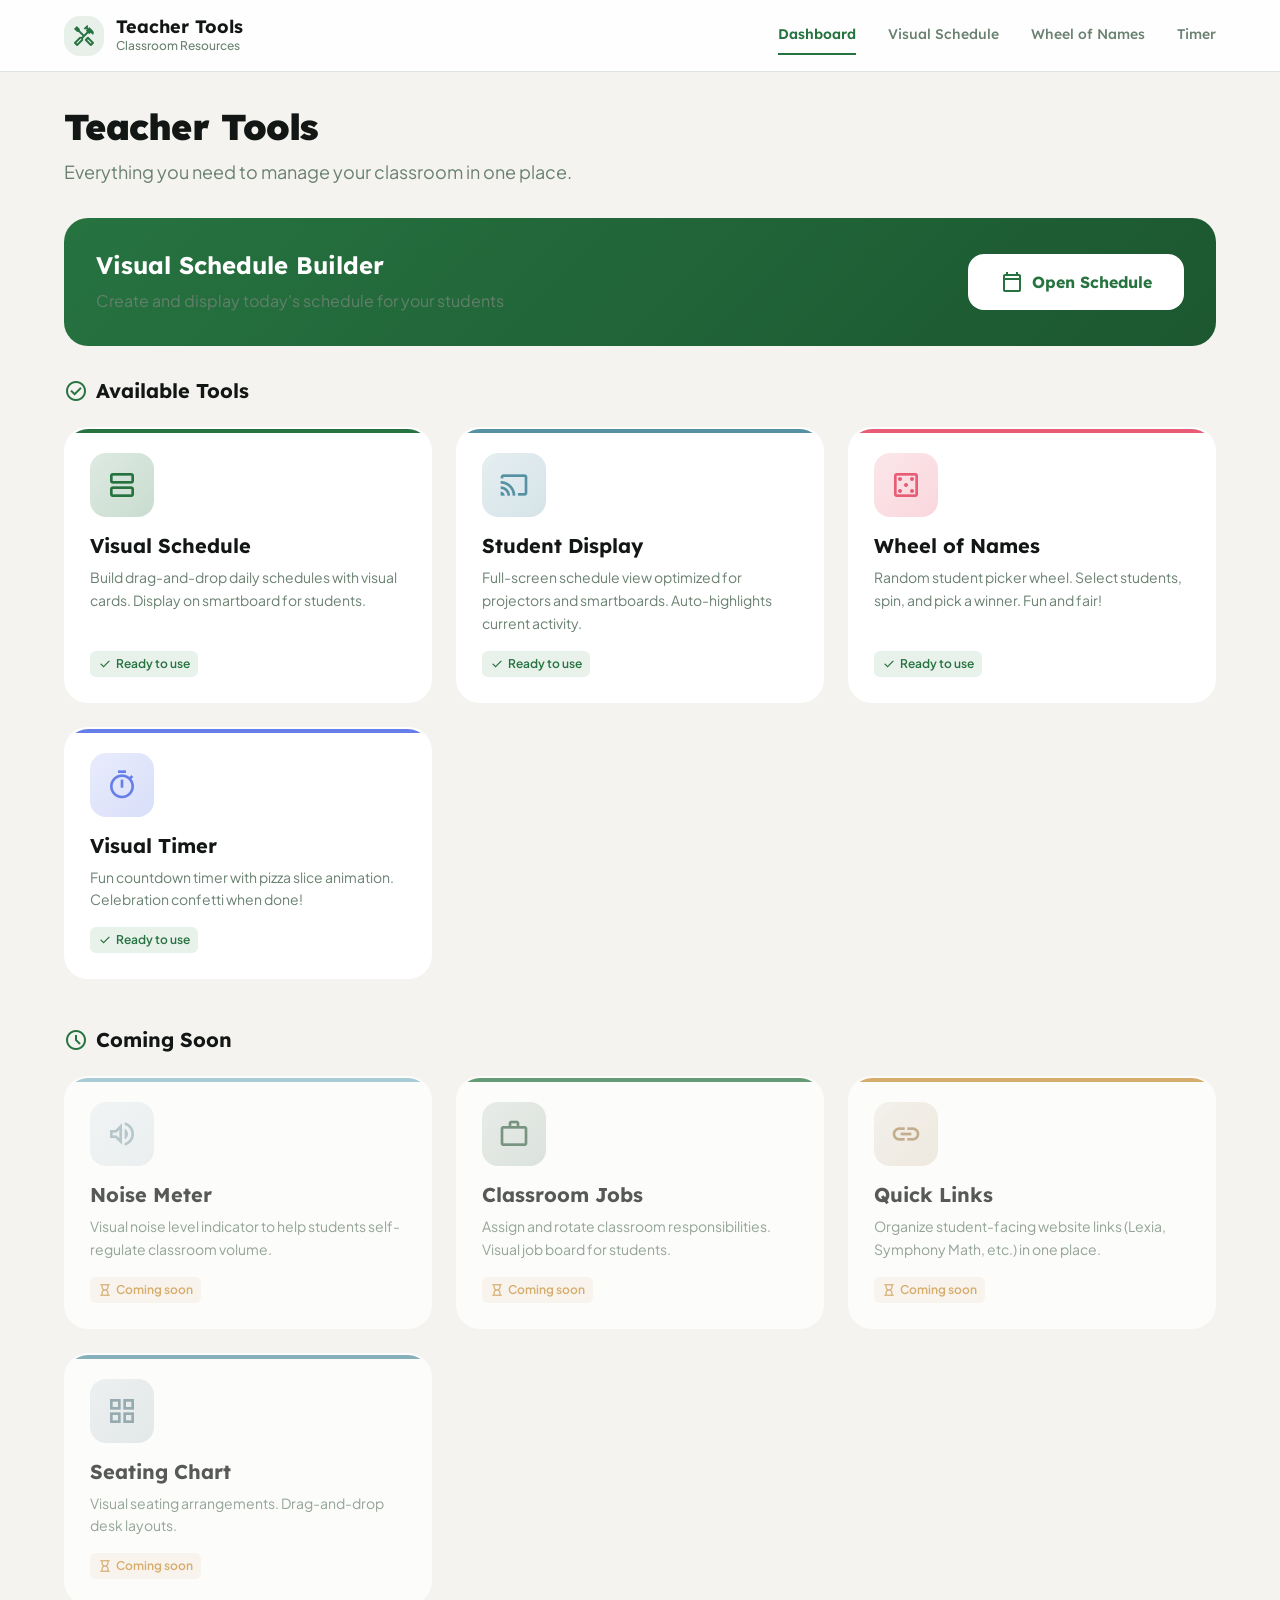
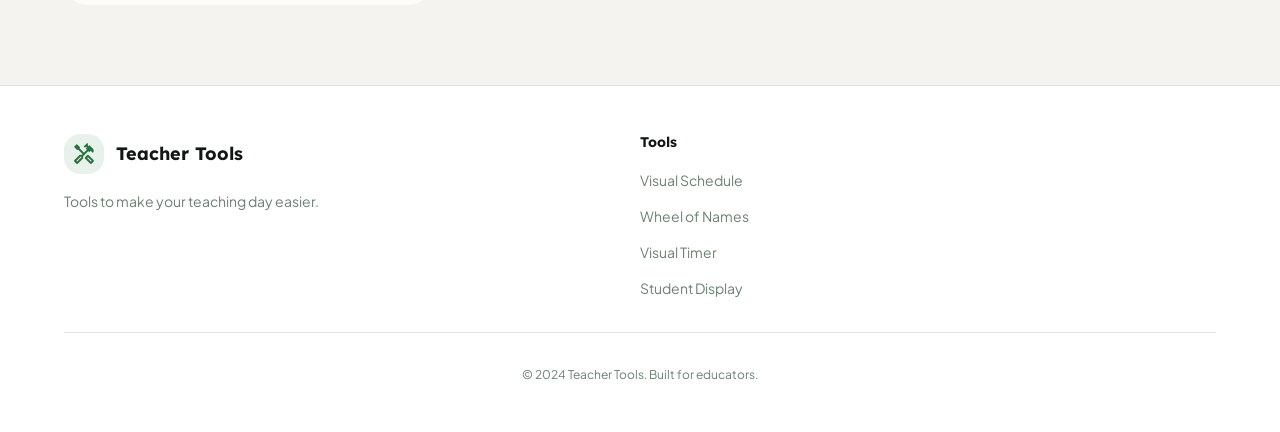
<file: index.html>
<!DOCTYPE html>
<html lang="en">
<head>
    <meta charset="UTF-8">
    <meta name="viewport" content="width=device-width, initial-scale=1.0">
    <title>Teacher Tools - Learning Circle</title>
    <meta name="description" content="Teacher tools and resources for classroom management">

    <!-- Favicon -->
    <link rel="icon" type="image/svg+xml" href="favicon.svg">

    <!-- Fonts -->
    <link rel="preconnect" href="https://fonts.googleapis.com">
    <link rel="preconnect" href="https://fonts.gstatic.com" crossorigin>
    <link href="https://fonts.googleapis.com/css2?family=Lexend:wght@400;500;600;700;800;900&family=Plus+Jakarta+Sans:wght@400;500;600;700&display=swap" rel="stylesheet">
    <link href="https://fonts.googleapis.com/css2?family=Material+Symbols+Outlined:wght@400;500;600&display=swap" rel="stylesheet">

    <!-- Styles -->
    <link rel="stylesheet" href="styles/main.css">

    <style>
        /* Dashboard Layout */
        .dashboard-header {
            margin-bottom: var(--space-8);
        }

        .dashboard-header h1 {
            font-size: var(--text-4xl);
            margin-bottom: var(--space-2);
        }

        .dashboard-header p {
            font-size: var(--text-lg);
            color: var(--color-text-secondary);
        }

        /* Tools Grid */
        .tools-section {
            margin-bottom: var(--space-12);
        }

        .section-title {
            font-size: var(--text-xl);
            font-weight: 700;
            margin-bottom: var(--space-6);
            display: flex;
            align-items: center;
            gap: var(--space-2);
            color: var(--color-text-primary);
        }

        .section-title .material-symbols-outlined {
            color: var(--color-primary);
        }

        .tools-grid {
            display: grid;
            grid-template-columns: repeat(auto-fill, minmax(280px, 1fr));
            gap: var(--space-6);
        }

        /* Tool Card */
        .tool-card {
            background: var(--color-bg-surface);
            border-radius: var(--radius-xl);
            padding: var(--space-6);
            text-decoration: none;
            color: inherit;
            transition: all var(--transition-base);
            border: 2px solid transparent;
            display: flex;
            flex-direction: column;
            position: relative;
            overflow: hidden;
        }

        .tool-card::before {
            content: '';
            position: absolute;
            top: 0;
            left: 0;
            right: 0;
            height: 4px;
            background: var(--tool-color, var(--color-primary));
        }

        .tool-card:hover {
            border-color: var(--tool-color, var(--color-primary));
            transform: translateY(-4px);
            box-shadow: 0 12px 24px rgba(0, 0, 0, 0.1);
        }

        .tool-card:hover .tool-icon {
            transform: scale(1.1);
        }

        .tool-icon {
            width: 64px;
            height: 64px;
            border-radius: var(--radius-lg);
            background: linear-gradient(135deg,
                color-mix(in srgb, var(--tool-color, var(--color-primary)) 15%, white) 0%,
                color-mix(in srgb, var(--tool-color, var(--color-primary)) 25%, white) 100%);
            display: flex;
            align-items: center;
            justify-content: center;
            margin-bottom: var(--space-4);
            transition: transform var(--transition-base);
        }

        .tool-icon .material-symbols-outlined {
            font-size: 32px;
            color: var(--tool-color, var(--color-primary));
        }

        .tool-card h3 {
            font-size: var(--text-xl);
            font-weight: 700;
            margin-bottom: var(--space-2);
        }

        .tool-card p {
            font-size: var(--text-sm);
            color: var(--color-text-secondary);
            flex: 1;
        }

        .tool-status {
            display: inline-flex;
            align-items: center;
            gap: var(--space-1);
            font-size: var(--text-xs);
            font-weight: 600;
            padding: var(--space-1) var(--space-2);
            border-radius: var(--radius-sm);
            margin-top: var(--space-4);
            width: fit-content;
        }

        .tool-status.ready {
            background: var(--color-primary-10);
            color: var(--color-primary);
        }

        .tool-status.coming {
            background: var(--color-ochre-10);
            color: var(--color-ochre);
        }

        /* Quick Access Bar */
        .quick-access {
            background: linear-gradient(135deg, var(--color-primary) 0%, var(--color-primary-dark) 100%);
            border-radius: var(--radius-xl);
            padding: var(--space-8);
            margin-bottom: var(--space-8);
            color: white;
            display: flex;
            align-items: center;
            justify-content: space-between;
            gap: var(--space-6);
            flex-wrap: wrap;
        }

        .quick-access-content h2 {
            font-size: var(--text-2xl);
            margin-bottom: var(--space-2);
            color: white;
        }

        .quick-access-content p {
            opacity: 0.9;
            font-size: var(--text-base);
        }

        .quick-access .btn {
            background: white;
            color: var(--color-primary);
            font-weight: 700;
        }

        .quick-access .btn:hover {
            background: var(--color-bg-base);
            transform: scale(1.05);
        }

        /* Coming Soon Cards */
        .tool-card.coming-soon {
            opacity: 0.7;
            cursor: default;
        }

        .tool-card.coming-soon:hover {
            transform: none;
            border-color: transparent;
            box-shadow: none;
        }

        .tool-card.coming-soon .tool-icon {
            filter: grayscale(50%);
        }

        .tool-card.coming-soon:hover .tool-icon {
            transform: none;
        }
    </style>
</head>
<body>
    <!-- Skip Link -->
    <a href="#main-content" class="skip-link">Skip to main content</a>

    <!-- Header -->
    <header class="site-header">
        <div class="container">
            <a href="index.html" class="site-logo">
                <div class="site-logo-icon">
                    <span class="material-symbols-outlined">handyman</span>
                </div>
                <div class="site-logo-text">
                    <span class="site-logo-name">Teacher Tools</span>
                    <span class="site-logo-subtitle">Classroom Resources</span>
                </div>
            </a>

            <nav class="main-nav" role="navigation" aria-label="Main navigation">
                <a href="index.html" class="nav-link active">Dashboard</a>
                <a href="visualschedule.html" class="nav-link">Visual Schedule</a>
                <a href="wheelofnames.html" class="nav-link">Wheel of Names</a>
                <a href="timer.html" class="nav-link">Timer</a>
            </nav>

            <button class="mobile-menu-btn" aria-label="Open menu" aria-expanded="false">
                <span class="material-symbols-outlined">menu</span>
            </button>
        </div>
    </header>

    <!-- Mobile Navigation -->
    <nav class="mobile-nav" role="navigation" aria-label="Mobile navigation">
        <a href="index.html" class="nav-link active">Dashboard</a>
        <a href="visualschedule.html" class="nav-link">Visual Schedule</a>
        <a href="wheelofnames.html" class="nav-link">Wheel of Names</a>
        <a href="timer.html" class="nav-link">Timer</a>
    </nav>

    <!-- Main Content -->
    <main id="main-content" class="main-content">
        <div class="container">
            <!-- Dashboard Header -->
            <div class="dashboard-header">
                <h1>Teacher Tools</h1>
                <p>Everything you need to manage your classroom in one place.</p>
            </div>

            <!-- Quick Access -->
            <div class="quick-access">
                <div class="quick-access-content">
                    <h2>Visual Schedule Builder</h2>
                    <p>Create and display today's schedule for your students</p>
                </div>
                <a href="visualschedule.html" class="btn btn-lg">
                    <span class="material-symbols-outlined">calendar_today</span>
                    Open Schedule
                </a>
            </div>

            <!-- Available Tools -->
            <section class="tools-section">
                <h2 class="section-title">
                    <span class="material-symbols-outlined">check_circle</span>
                    Available Tools
                </h2>
                <div class="tools-grid">
                    <a href="visualschedule.html" class="tool-card" style="--tool-color: #267340;">
                        <div class="tool-icon">
                            <span class="material-symbols-outlined">view_agenda</span>
                        </div>
                        <h3>Visual Schedule</h3>
                        <p>Build drag-and-drop daily schedules with visual cards. Display on smartboard for students.</p>
                        <span class="tool-status ready">
                            <span class="material-symbols-outlined" style="font-size: 14px;">check</span>
                            Ready to use
                        </span>
                    </a>

                    <a href="display.html" class="tool-card" style="--tool-color: #5691a3;">
                        <div class="tool-icon">
                            <span class="material-symbols-outlined">cast</span>
                        </div>
                        <h3>Student Display</h3>
                        <p>Full-screen schedule view optimized for projectors and smartboards. Auto-highlights current activity.</p>
                        <span class="tool-status ready">
                            <span class="material-symbols-outlined" style="font-size: 14px;">check</span>
                            Ready to use
                        </span>
                    </a>

                    <a href="wheelofnames.html" class="tool-card" style="--tool-color: #e85d75;">
                        <div class="tool-icon">
                            <span class="material-symbols-outlined">casino</span>
                        </div>
                        <h3>Wheel of Names</h3>
                        <p>Random student picker wheel. Select students, spin, and pick a winner. Fun and fair!</p>
                        <span class="tool-status ready">
                            <span class="material-symbols-outlined" style="font-size: 14px;">check</span>
                            Ready to use
                        </span>
                    </a>

                    <a href="timer.html" class="tool-card" style="--tool-color: #667eea;">
                        <div class="tool-icon">
                            <span class="material-symbols-outlined">timer</span>
                        </div>
                        <h3>Visual Timer</h3>
                        <p>Fun countdown timer with pizza slice animation. Celebration confetti when done!</p>
                        <span class="tool-status ready">
                            <span class="material-symbols-outlined" style="font-size: 14px;">check</span>
                            Ready to use
                        </span>
                    </a>
                </div>
            </section>

            <!-- Coming Soon Tools -->
            <section class="tools-section">
                <h2 class="section-title">
                    <span class="material-symbols-outlined">schedule</span>
                    Coming Soon
                </h2>
                <div class="tools-grid">
                    <div class="tool-card coming-soon" style="--tool-color: #87B9C9;">
                        <div class="tool-icon">
                            <span class="material-symbols-outlined">volume_up</span>
                        </div>
                        <h3>Noise Meter</h3>
                        <p>Visual noise level indicator to help students self-regulate classroom volume.</p>
                        <span class="tool-status coming">
                            <span class="material-symbols-outlined" style="font-size: 14px;">hourglass_empty</span>
                            Coming soon
                        </span>
                    </div>

                    <div class="tool-card coming-soon" style="--tool-color: #267340;">
                        <div class="tool-icon">
                            <span class="material-symbols-outlined">work</span>
                        </div>
                        <h3>Classroom Jobs</h3>
                        <p>Assign and rotate classroom responsibilities. Visual job board for students.</p>
                        <span class="tool-status coming">
                            <span class="material-symbols-outlined" style="font-size: 14px;">hourglass_empty</span>
                            Coming soon
                        </span>
                    </div>

                    <div class="tool-card coming-soon" style="--tool-color: #c88d32;">
                        <div class="tool-icon">
                            <span class="material-symbols-outlined">link</span>
                        </div>
                        <h3>Quick Links</h3>
                        <p>Organize student-facing website links (Lexia, Symphony Math, etc.) in one place.</p>
                        <span class="tool-status coming">
                            <span class="material-symbols-outlined" style="font-size: 14px;">hourglass_empty</span>
                            Coming soon
                        </span>
                    </div>

                    <div class="tool-card coming-soon" style="--tool-color: #5691a3;">
                        <div class="tool-icon">
                            <span class="material-symbols-outlined">grid_view</span>
                        </div>
                        <h3>Seating Chart</h3>
                        <p>Visual seating arrangements. Drag-and-drop desk layouts.</p>
                        <span class="tool-status coming">
                            <span class="material-symbols-outlined" style="font-size: 14px;">hourglass_empty</span>
                            Coming soon
                        </span>
                    </div>
                </div>
            </section>
        </div>
    </main>

    <!-- Footer -->
    <footer class="site-footer">
        <div class="container">
            <div class="footer-content">
                <div class="footer-brand">
                    <a href="index.html" class="site-logo">
                        <div class="site-logo-icon">
                            <span class="material-symbols-outlined">handyman</span>
                        </div>
                        <span class="site-logo-name">Teacher Tools</span>
                    </a>
                    <p>Tools to make your teaching day easier.</p>
                </div>

                <div class="footer-section">
                    <h4>Tools</h4>
                    <ul class="footer-links">
                        <li><a href="visualschedule.html">Visual Schedule</a></li>
                        <li><a href="wheelofnames.html">Wheel of Names</a></li>
                        <li><a href="timer.html">Visual Timer</a></li>
                        <li><a href="display.html">Student Display</a></li>
                    </ul>
                </div>
            </div>

            <div class="footer-bottom">
                <p>&copy; 2024 Teacher Tools. Built for educators.</p>
            </div>
        </div>
    </footer>

    <!-- Scripts -->
    <script src="scripts/main.js"></script>
</body>
</html>
</file>
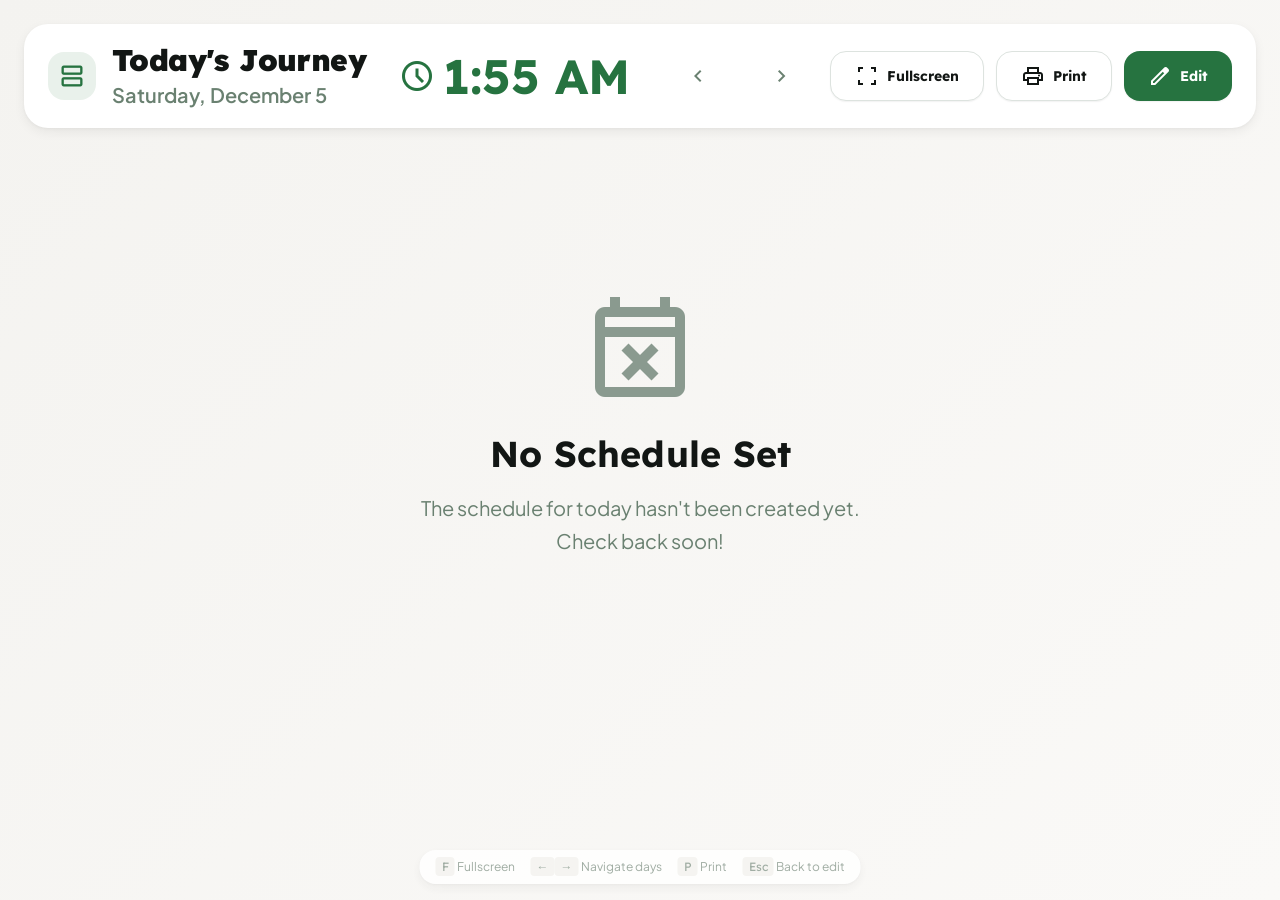
<file: display.html>
<!DOCTYPE html>
<html lang="en">
<head>
    <meta charset="UTF-8">
    <meta name="viewport" content="width=device-width, initial-scale=1.0">
    <title>Student Display - Teacher Tools</title>
    <meta name="description" content="Student view of today's schedule">

    <!-- Favicon -->
    <link rel="icon" type="image/svg+xml" href="favicon.svg">

    <!-- Fonts -->
    <link rel="preconnect" href="https://fonts.googleapis.com">
    <link rel="preconnect" href="https://fonts.gstatic.com" crossorigin>
    <link href="https://fonts.googleapis.com/css2?family=Lexend:wght@400;500;600;700;800;900&family=Plus+Jakarta+Sans:wght@400;500;600;700&display=swap" rel="stylesheet">
    <link href="https://fonts.googleapis.com/css2?family=Material+Symbols+Outlined:wght@400;500;600&display=swap" rel="stylesheet">

    <!-- Styles -->
    <link rel="stylesheet" href="styles/main.css">
    <link rel="stylesheet" href="styles/display.css">

    <style>
        /* Additional display-specific adjustments */
        body {
            background: var(--color-bg-base);
        }
    </style>
</head>
<body>
    <div class="display-mode">
        <!-- Display Header -->
        <header class="display-header">
            <div class="display-title">
                <div class="site-logo-icon" style="width: 48px; height: 48px;">
                    <span class="material-symbols-outlined" style="font-size: 28px;">view_agenda</span>
                </div>
                <div>
                    <h1>Today's Journey</h1>
                    <div class="display-date" id="display-date-label">Loading...</div>
                </div>
            </div>

            <div class="display-clock">
                <span class="material-symbols-outlined">schedule</span>
                <span id="display-clock-time">--:--</span>
            </div>

            <div class="display-actions">
                <button class="btn btn-ghost" id="display-prev-day" title="Previous day (←)">
                    <span class="material-symbols-outlined">chevron_left</span>
                </button>
                <button class="btn btn-ghost" id="display-next-day" title="Next day (→)">
                    <span class="material-symbols-outlined">chevron_right</span>
                </button>
                <button class="btn btn-secondary" id="toggle-fullscreen" title="Fullscreen (F)">
                    <span class="material-symbols-outlined">fullscreen</span>
                    <span>Fullscreen</span>
                </button>
                <button class="btn btn-secondary" id="print-schedule" title="Print (P)">
                    <span class="material-symbols-outlined">print</span>
                    <span>Print</span>
                </button>
                <button class="btn btn-primary" id="back-to-builder" title="Edit mode (Esc)">
                    <span class="material-symbols-outlined">edit</span>
                    <span>Edit</span>
                </button>
            </div>
        </header>

        <!-- Schedule Display -->
        <main id="display-schedule" class="display-schedule">
            <!-- Schedule blocks populated by JS -->
        </main>

        <!-- Keyboard shortcuts hint (shown briefly) -->
        <div class="keyboard-hints" style="
            position: fixed;
            bottom: var(--space-4);
            left: 50%;
            transform: translateX(-50%);
            display: flex;
            gap: var(--space-4);
            padding: var(--space-2) var(--space-4);
            background: var(--color-bg-surface);
            border-radius: var(--radius-lg);
            box-shadow: var(--shadow-md);
            font-size: var(--text-xs);
            color: var(--color-text-muted);
            opacity: 0.8;
        ">
            <span><kbd style="background: var(--color-bg-base); padding: 2px 6px; border-radius: 4px; font-family: var(--font-display);">F</kbd> Fullscreen</span>
            <span><kbd style="background: var(--color-bg-base); padding: 2px 6px; border-radius: 4px; font-family: var(--font-display);">←</kbd><kbd style="background: var(--color-bg-base); padding: 2px 6px; border-radius: 4px; font-family: var(--font-display);">→</kbd> Navigate days</span>
            <span><kbd style="background: var(--color-bg-base); padding: 2px 6px; border-radius: 4px; font-family: var(--font-display);">P</kbd> Print</span>
            <span><kbd style="background: var(--color-bg-base); padding: 2px 6px; border-radius: 4px; font-family: var(--font-display);">Esc</kbd> Back to edit</span>
        </div>
    </div>

    <!-- Scripts -->
    <script src="scripts/main.js"></script>
    <script src="scripts/schedule-data.js"></script>
    <script src="scripts/schedule-display.js"></script>
</body>
</html>
</file>
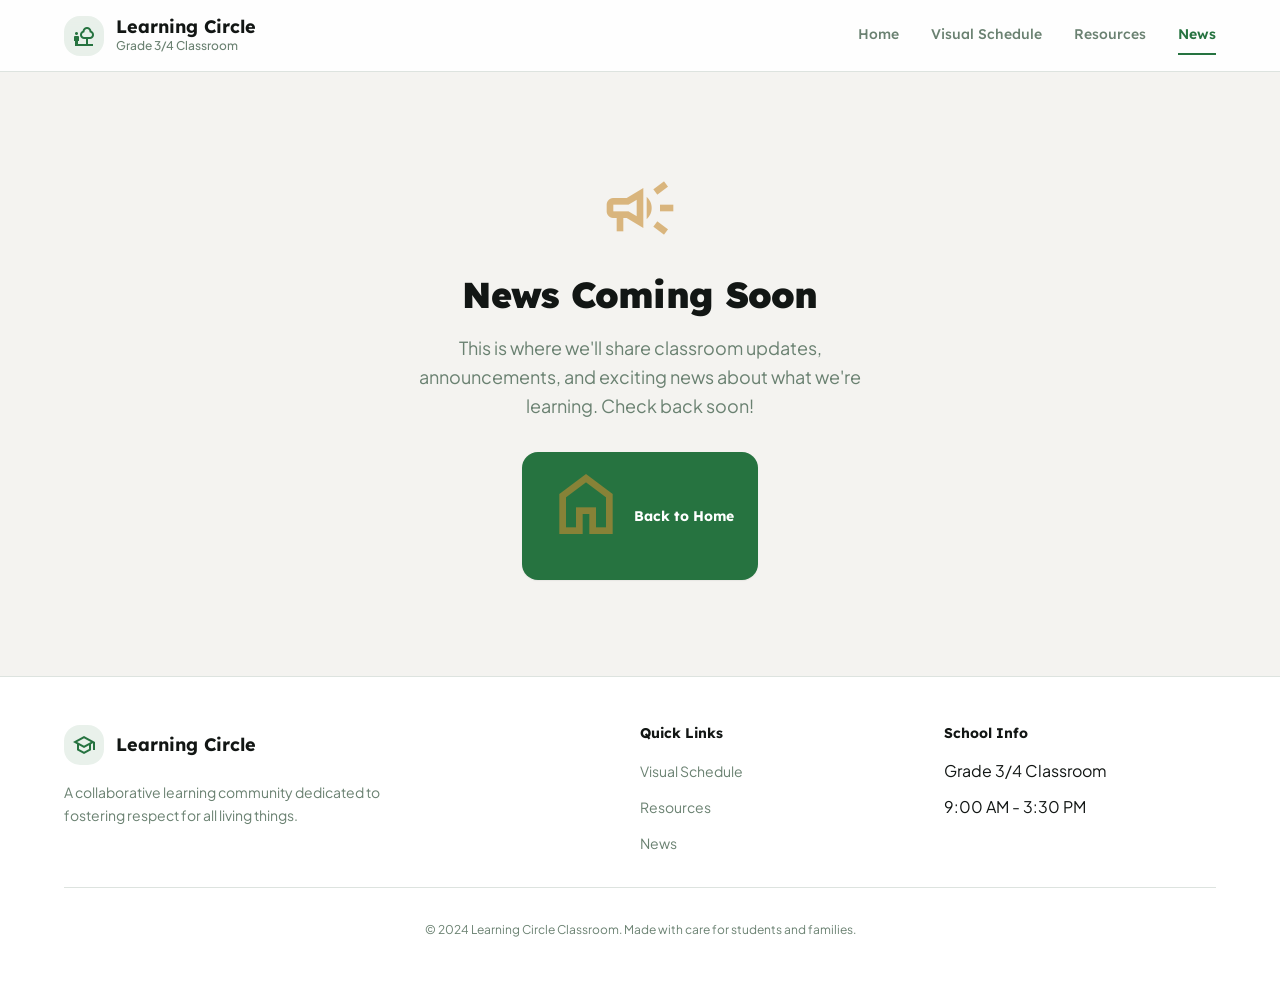
<file: news.html>
<!DOCTYPE html>
<html lang="en">
<head>
    <meta charset="UTF-8">
    <meta name="viewport" content="width=device-width, initial-scale=1.0">
    <title>News - Learning Circle</title>
    <meta name="description" content="Classroom news and updates">

    <!-- Favicon -->
    <link rel="icon" type="image/svg+xml" href="favicon.svg">

    <!-- Fonts -->
    <link rel="preconnect" href="https://fonts.googleapis.com">
    <link rel="preconnect" href="https://fonts.gstatic.com" crossorigin>
    <link href="https://fonts.googleapis.com/css2?family=Lexend:wght@400;500;600;700;800;900&family=Plus+Jakarta+Sans:wght@400;500;600;700&display=swap" rel="stylesheet">
    <link href="https://fonts.googleapis.com/css2?family=Material+Symbols+Outlined:wght@400;500;600&display=swap" rel="stylesheet">

    <!-- Styles -->
    <link rel="stylesheet" href="styles/main.css">

    <style>
        .coming-soon {
            display: flex;
            flex-direction: column;
            align-items: center;
            justify-content: center;
            min-height: 60vh;
            text-align: center;
            padding: var(--space-12);
        }

        .coming-soon .material-symbols-outlined {
            font-size: 80px;
            color: var(--color-ochre);
            margin-bottom: var(--space-6);
            opacity: 0.6;
        }

        .coming-soon h1 {
            font-size: var(--text-4xl);
            margin-bottom: var(--space-4);
        }

        .coming-soon p {
            font-size: var(--text-lg);
            max-width: 480px;
            margin-bottom: var(--space-8);
        }
    </style>
</head>
<body>
    <!-- Skip Link -->
    <a href="#main-content" class="skip-link">Skip to main content</a>

    <!-- Header -->
    <header class="site-header">
        <div class="container">
            <a href="index.html" class="site-logo">
                <div class="site-logo-icon">
                    <span class="material-symbols-outlined">nature_people</span>
                </div>
                <div class="site-logo-text">
                    <span class="site-logo-name">Learning Circle</span>
                    <span class="site-logo-subtitle">Grade 3/4 Classroom</span>
                </div>
            </a>

            <nav class="main-nav" role="navigation" aria-label="Main navigation">
                <a href="index.html" class="nav-link">Home</a>
                <a href="visualschedule.html" class="nav-link">Visual Schedule</a>
                <a href="resources.html" class="nav-link">Resources</a>
                <a href="news.html" class="nav-link active">News</a>
            </nav>

            <button class="mobile-menu-btn" aria-label="Open menu" aria-expanded="false">
                <span class="material-symbols-outlined">menu</span>
            </button>
        </div>
    </header>

    <!-- Mobile Navigation -->
    <nav class="mobile-nav" role="navigation" aria-label="Mobile navigation">
        <a href="index.html" class="nav-link">Home</a>
        <a href="visualschedule.html" class="nav-link">Visual Schedule</a>
        <a href="resources.html" class="nav-link">Resources</a>
        <a href="news.html" class="nav-link active">News</a>
    </nav>

    <!-- Main Content -->
    <main id="main-content" class="main-content">
        <div class="container">
            <div class="coming-soon">
                <span class="material-symbols-outlined">campaign</span>
                <h1>News Coming Soon</h1>
                <p>This is where we'll share classroom updates, announcements, and exciting news about what we're learning. Check back soon!</p>
                <a href="index.html" class="btn btn-primary">
                    <span class="material-symbols-outlined">home</span>
                    Back to Home
                </a>
            </div>
        </div>
    </main>

    <!-- Footer -->
    <footer class="site-footer">
        <div class="container">
            <div class="footer-content">
                <div class="footer-brand">
                    <a href="index.html" class="site-logo">
                        <div class="site-logo-icon">
                            <span class="material-symbols-outlined">school</span>
                        </div>
                        <span class="site-logo-name">Learning Circle</span>
                    </a>
                    <p>A collaborative learning community dedicated to fostering respect for all living things.</p>
                </div>

                <div class="footer-section">
                    <h4>Quick Links</h4>
                    <ul class="footer-links">
                        <li><a href="visualschedule.html">Visual Schedule</a></li>
                        <li><a href="resources.html">Resources</a></li>
                        <li><a href="news.html">News</a></li>
                    </ul>
                </div>

                <div class="footer-section">
                    <h4>School Info</h4>
                    <ul class="footer-links">
                        <li>Grade 3/4 Classroom</li>
                        <li>9:00 AM - 3:30 PM</li>
                    </ul>
                </div>
            </div>

            <div class="footer-bottom">
                <p>&copy; 2024 Learning Circle Classroom. Made with care for students and families.</p>
            </div>
        </div>
    </footer>

    <!-- Scripts -->
    <script src="scripts/main.js"></script>
</body>
</html>
</file>
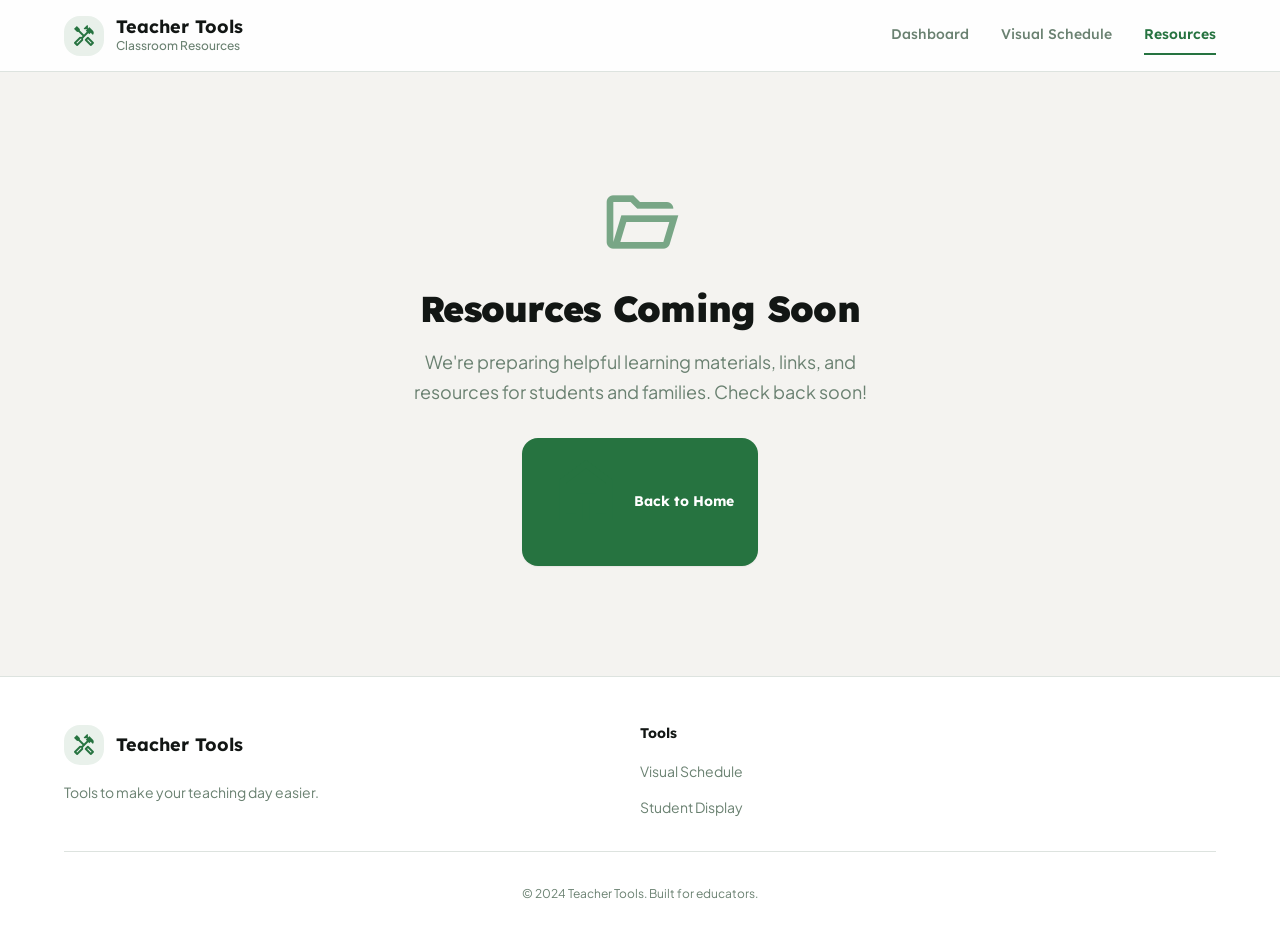
<file: resources.html>
<!DOCTYPE html>
<html lang="en">
<head>
    <meta charset="UTF-8">
    <meta name="viewport" content="width=device-width, initial-scale=1.0">
    <title>Resources - Learning Circle</title>
    <meta name="description" content="Classroom resources and learning materials">

    <!-- Favicon -->
    <link rel="icon" type="image/svg+xml" href="favicon.svg">

    <!-- Fonts -->
    <link rel="preconnect" href="https://fonts.googleapis.com">
    <link rel="preconnect" href="https://fonts.gstatic.com" crossorigin>
    <link href="https://fonts.googleapis.com/css2?family=Lexend:wght@400;500;600;700;800;900&family=Plus+Jakarta+Sans:wght@400;500;600;700&display=swap" rel="stylesheet">
    <link href="https://fonts.googleapis.com/css2?family=Material+Symbols+Outlined:wght@400;500;600&display=swap" rel="stylesheet">

    <!-- Styles -->
    <link rel="stylesheet" href="styles/main.css">

    <style>
        .coming-soon {
            display: flex;
            flex-direction: column;
            align-items: center;
            justify-content: center;
            min-height: 60vh;
            text-align: center;
            padding: var(--space-12);
        }

        .coming-soon .material-symbols-outlined {
            font-size: 80px;
            color: var(--color-primary);
            margin-bottom: var(--space-6);
            opacity: 0.6;
        }

        .coming-soon h1 {
            font-size: var(--text-4xl);
            margin-bottom: var(--space-4);
        }

        .coming-soon p {
            font-size: var(--text-lg);
            max-width: 480px;
            margin-bottom: var(--space-8);
        }
    </style>
</head>
<body>
    <!-- Skip Link -->
    <a href="#main-content" class="skip-link">Skip to main content</a>

    <!-- Header -->
    <header class="site-header">
        <div class="container">
            <a href="index.html" class="site-logo">
                <div class="site-logo-icon">
                    <span class="material-symbols-outlined">handyman</span>
                </div>
                <div class="site-logo-text">
                    <span class="site-logo-name">Teacher Tools</span>
                    <span class="site-logo-subtitle">Classroom Resources</span>
                </div>
            </a>

            <nav class="main-nav" role="navigation" aria-label="Main navigation">
                <a href="index.html" class="nav-link">Dashboard</a>
                <a href="visualschedule.html" class="nav-link">Visual Schedule</a>
                <a href="resources.html" class="nav-link active">Resources</a>
            </nav>

            <button class="mobile-menu-btn" aria-label="Open menu" aria-expanded="false">
                <span class="material-symbols-outlined">menu</span>
            </button>
        </div>
    </header>

    <!-- Mobile Navigation -->
    <nav class="mobile-nav" role="navigation" aria-label="Mobile navigation">
        <a href="index.html" class="nav-link">Dashboard</a>
        <a href="visualschedule.html" class="nav-link">Visual Schedule</a>
        <a href="resources.html" class="nav-link active">Resources</a>
    </nav>

    <!-- Main Content -->
    <main id="main-content" class="main-content">
        <div class="container">
            <div class="coming-soon">
                <span class="material-symbols-outlined">folder_open</span>
                <h1>Resources Coming Soon</h1>
                <p>We're preparing helpful learning materials, links, and resources for students and families. Check back soon!</p>
                <a href="index.html" class="btn btn-primary">
                    <span class="material-symbols-outlined">home</span>
                    Back to Home
                </a>
            </div>
        </div>
    </main>

    <!-- Footer -->
    <footer class="site-footer">
        <div class="container">
            <div class="footer-content">
                <div class="footer-brand">
                    <a href="index.html" class="site-logo">
                        <div class="site-logo-icon">
                            <span class="material-symbols-outlined">handyman</span>
                        </div>
                        <span class="site-logo-name">Teacher Tools</span>
                    </a>
                    <p>Tools to make your teaching day easier.</p>
                </div>

                <div class="footer-section">
                    <h4>Tools</h4>
                    <ul class="footer-links">
                        <li><a href="visualschedule.html">Visual Schedule</a></li>
                        <li><a href="display.html">Student Display</a></li>
                    </ul>
                </div>
            </div>

            <div class="footer-bottom">
                <p>&copy; 2024 Teacher Tools. Built for educators.</p>
            </div>
        </div>
    </footer>

    <!-- Scripts -->
    <script src="scripts/main.js"></script>
</body>
</html>
</file>
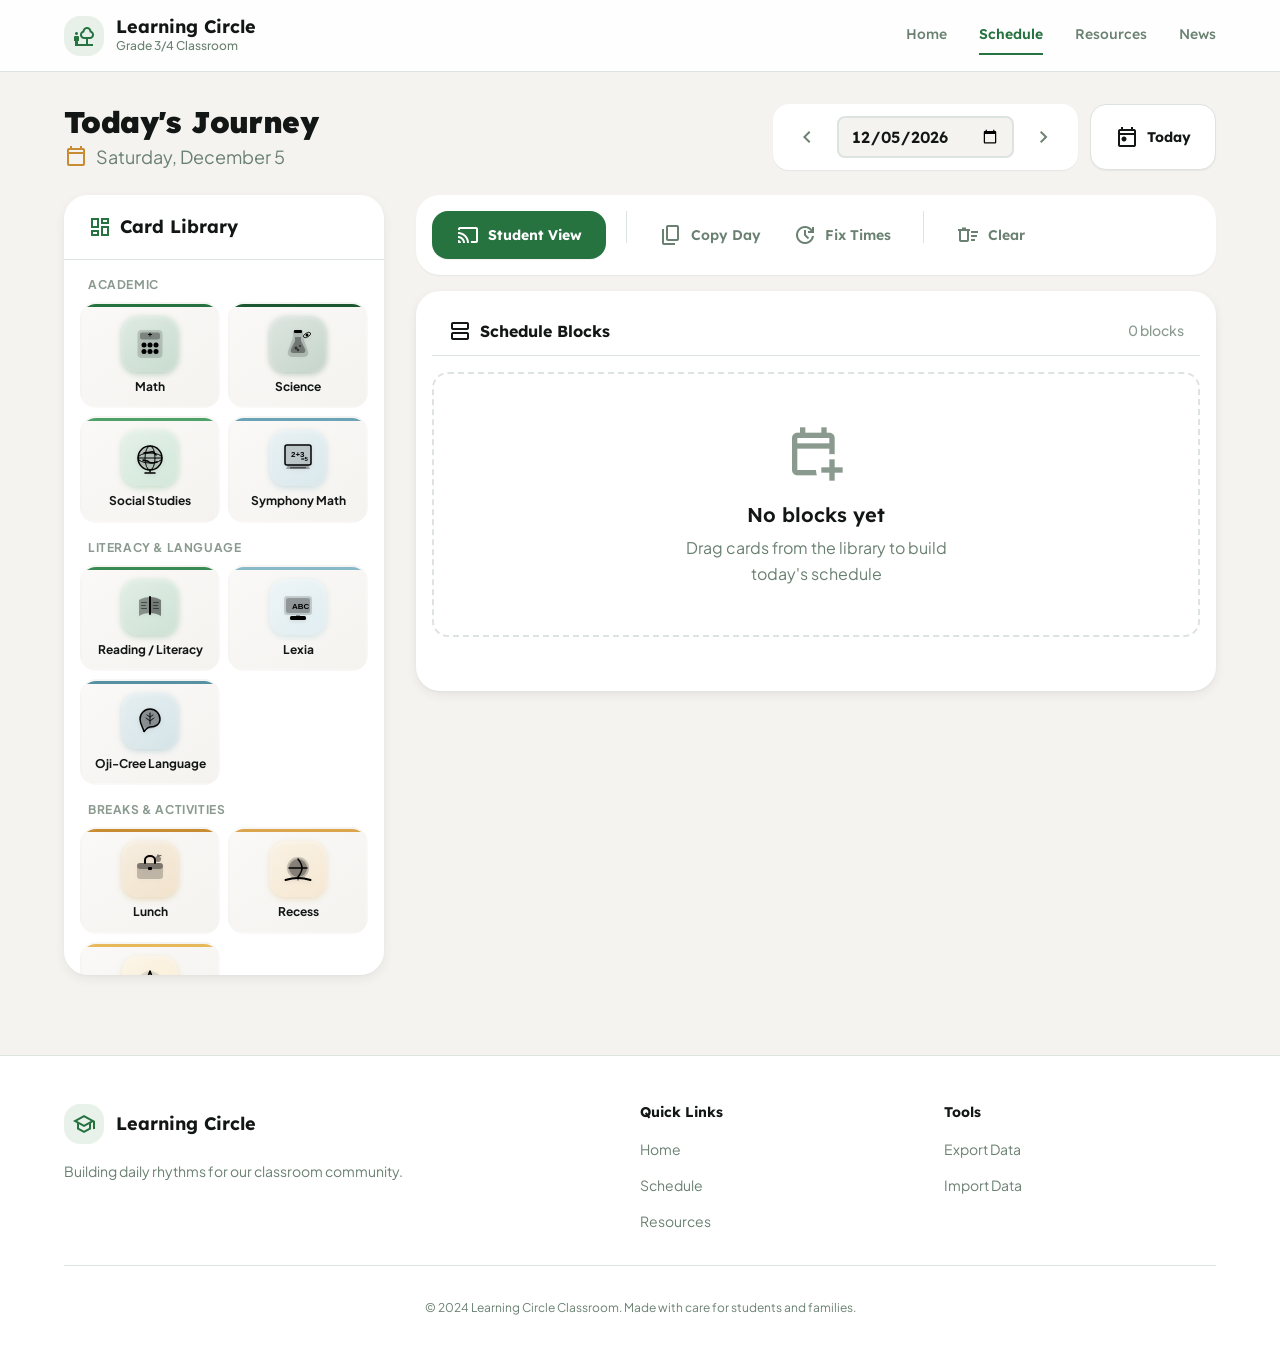
<file: schedule.html>
<!DOCTYPE html>
<html lang="en">
<head>
    <meta charset="UTF-8">
    <meta name="viewport" content="width=device-width, initial-scale=1.0">
    <title>Visual Schedule - Learning Circle</title>
    <meta name="description" content="Daily visual schedule builder for the classroom">

    <!-- Favicon -->
    <link rel="icon" type="image/svg+xml" href="favicon.svg">

    <!-- Fonts -->
    <link rel="preconnect" href="https://fonts.googleapis.com">
    <link rel="preconnect" href="https://fonts.gstatic.com" crossorigin>
    <link href="https://fonts.googleapis.com/css2?family=Lexend:wght@400;500;600;700;800;900&family=Plus+Jakarta+Sans:wght@400;500;600;700&display=swap" rel="stylesheet">
    <link href="https://fonts.googleapis.com/css2?family=Material+Symbols+Outlined:wght@400;500;600&display=swap" rel="stylesheet">

    <!-- Styles -->
    <link rel="stylesheet" href="styles/main.css">
    <link rel="stylesheet" href="styles/schedule.css">
</head>
<body>
    <!-- Skip Link -->
    <a href="#main-content" class="skip-link">Skip to main content</a>

    <!-- Header -->
    <header class="site-header">
        <div class="container">
            <a href="index.html" class="site-logo">
                <div class="site-logo-icon">
                    <span class="material-symbols-outlined">nature_people</span>
                </div>
                <div class="site-logo-text">
                    <span class="site-logo-name">Learning Circle</span>
                    <span class="site-logo-subtitle">Grade 3/4 Classroom</span>
                </div>
            </a>

            <nav class="main-nav" role="navigation" aria-label="Main navigation">
                <a href="index.html" class="nav-link">Home</a>
                <a href="schedule.html" class="nav-link active">Schedule</a>
                <a href="resources.html" class="nav-link">Resources</a>
                <a href="news.html" class="nav-link">News</a>
            </nav>

            <button class="mobile-menu-btn" aria-label="Open menu" aria-expanded="false">
                <span class="material-symbols-outlined">menu</span>
            </button>
        </div>
    </header>

    <!-- Mobile Navigation -->
    <nav class="mobile-nav" role="navigation" aria-label="Mobile navigation">
        <a href="index.html" class="nav-link">Home</a>
        <a href="schedule.html" class="nav-link active">Schedule</a>
        <a href="resources.html" class="nav-link">Resources</a>
        <a href="news.html" class="nav-link">News</a>
    </nav>

    <!-- Main Content -->
    <main id="main-content" class="main-content">
        <div class="container">
            <!-- Page Header -->
            <div class="schedule-header">
                <div>
                    <h1 class="schedule-title">Today's Journey</h1>
                    <p class="schedule-date-info">
                        <span class="material-symbols-outlined">calendar_today</span>
                        <span id="date-label">Loading...</span>
                    </p>
                </div>

                <div class="header-actions">
                    <div class="date-picker-wrapper">
                        <button class="date-nav-btn" id="prev-day" aria-label="Previous day">
                            <span class="material-symbols-outlined">chevron_left</span>
                        </button>
                        <input type="date" id="date-picker" class="date-input" aria-label="Select date">
                        <button class="date-nav-btn" id="next-day" aria-label="Next day">
                            <span class="material-symbols-outlined">chevron_right</span>
                        </button>
                    </div>
                    <button class="btn btn-secondary" id="today-btn">
                        <span class="material-symbols-outlined">today</span>
                        Today
                    </button>
                </div>
            </div>

            <!-- Schedule Page Layout -->
            <div class="schedule-page">
                <!-- Visual Library Sidebar -->
                <aside class="visual-library" aria-label="Visual card library">
                    <div class="library-header">
                        <h3>
                            <span class="material-symbols-outlined">dashboard</span>
                            Card Library
                        </h3>
                    </div>
                    <div class="library-content" id="library-content">
                        <!-- Cards populated by JS -->
                    </div>
                </aside>

                <!-- Schedule Builder -->
                <div class="schedule-builder">
                    <!-- Toolbar -->
                    <div class="builder-toolbar">
                        <div class="toolbar-group">
                            <button class="btn btn-primary" id="display-mode">
                                <span class="material-symbols-outlined">cast</span>
                                Student View
                            </button>
                        </div>

                        <div class="toolbar-divider"></div>

                        <div class="toolbar-group">
                            <button class="toolbar-btn" id="copy-template" title="Copy from another day">
                                <span class="material-symbols-outlined">content_copy</span>
                                <span>Copy Day</span>
                            </button>
                            <button class="toolbar-btn" id="normalize-times" title="Auto-chain block times">
                                <span class="material-symbols-outlined">update</span>
                                <span>Fix Times</span>
                            </button>
                        </div>

                        <div class="toolbar-divider"></div>

                        <div class="toolbar-group">
                            <button class="toolbar-btn danger" id="clear-schedule" title="Clear all blocks">
                                <span class="material-symbols-outlined">delete_sweep</span>
                                <span>Clear</span>
                            </button>
                        </div>
                    </div>

                    <!-- Schedule List -->
                    <div class="schedule-list">
                        <div class="schedule-list-header">
                            <h3>
                                <span class="material-symbols-outlined">view_agenda</span>
                                Schedule Blocks
                            </h3>
                            <span class="block-count" id="block-count">0 blocks</span>
                        </div>
                        <div id="schedule-blocks">
                            <!-- Blocks populated by JS -->
                        </div>
                    </div>
                </div>
            </div>
        </div>
    </main>

    <!-- Footer -->
    <footer class="site-footer">
        <div class="container">
            <div class="footer-content">
                <div class="footer-brand">
                    <a href="index.html" class="site-logo">
                        <div class="site-logo-icon">
                            <span class="material-symbols-outlined">school</span>
                        </div>
                        <span class="site-logo-name">Learning Circle</span>
                    </a>
                    <p>Building daily rhythms for our classroom community.</p>
                </div>

                <div class="footer-section">
                    <h4>Quick Links</h4>
                    <ul class="footer-links">
                        <li><a href="index.html">Home</a></li>
                        <li><a href="schedule.html">Schedule</a></li>
                        <li><a href="resources.html">Resources</a></li>
                    </ul>
                </div>

                <div class="footer-section">
                    <h4>Tools</h4>
                    <ul class="footer-links">
                        <li><a href="#" id="export-data-footer">Export Data</a></li>
                        <li><a href="#" id="import-data-footer">Import Data</a></li>
                    </ul>
                </div>
            </div>

            <div class="footer-bottom">
                <p>&copy; 2024 Learning Circle Classroom. Made with care for students and families.</p>
            </div>
        </div>
    </footer>

    <!-- Custom Card Modal -->
    <div class="modal-overlay" id="custom-card-modal">
        <div class="modal" role="dialog" aria-labelledby="custom-card-title">
            <div class="modal-header">
                <h3 id="custom-card-title">Create Custom Card</h3>
                <button class="modal-close" aria-label="Close">
                    <span class="material-symbols-outlined">close</span>
                </button>
            </div>
            <form id="custom-card-form">
                <div class="modal-body">
                    <div class="form-group">
                        <label for="card-label">Card Name</label>
                        <input type="text"
                               id="card-label"
                               name="label"
                               class="form-input"
                               placeholder="e.g., Assembly, Field Trip..."
                               required>
                    </div>

                    <div class="form-group">
                        <label>Choose an Icon (optional)</label>
                        <div class="icon-picker">
                            <!-- Icons populated by JS -->
                        </div>
                    </div>

                    <div class="form-group">
                        <label>Choose a Color</label>
                        <div class="color-picker">
                            <!-- Colors populated by JS -->
                        </div>
                    </div>
                </div>

                <div class="modal-footer">
                    <button type="button" class="btn btn-ghost modal-close">Cancel</button>
                    <button type="submit" class="btn btn-primary">Create Card</button>
                </div>
            </form>
        </div>
    </div>

    <!-- Template Modal -->
    <div class="modal-overlay" id="template-modal">
        <div class="modal" role="dialog" aria-labelledby="template-title">
            <div class="modal-header">
                <h3 id="template-title">Copy from Another Day</h3>
                <button class="modal-close" aria-label="Close">
                    <span class="material-symbols-outlined">close</span>
                </button>
            </div>
            <div class="modal-body">
                <p style="margin-bottom: var(--space-4); color: var(--color-text-secondary);">
                    Select a previous day to copy its schedule:
                </p>
                <div class="template-list">
                    <!-- Templates populated by JS -->
                </div>
            </div>
            <div class="modal-footer">
                <button type="button" class="btn btn-ghost modal-close">Cancel</button>
            </div>
        </div>
    </div>

    <!-- Import/Export Modal -->
    <div class="modal-overlay" id="import-export-modal">
        <div class="modal" role="dialog" aria-labelledby="import-export-title">
            <div class="modal-header">
                <h3 id="import-export-title">Import / Export Data</h3>
                <button class="modal-close" aria-label="Close">
                    <span class="material-symbols-outlined">close</span>
                </button>
            </div>
            <div class="modal-body">
                <div class="form-group">
                    <label>Export Your Schedules</label>
                    <p style="font-size: var(--text-sm); color: var(--color-text-secondary); margin-bottom: var(--space-3);">
                        Download all your schedules as a JSON file for backup or transfer.
                    </p>
                    <button type="button" class="btn btn-primary" id="export-btn">
                        <span class="material-symbols-outlined">download</span>
                        Export Data
                    </button>
                </div>

                <hr style="border: none; border-top: 1px solid var(--color-border); margin: var(--space-6) 0;">

                <div class="form-group">
                    <label>Import Schedules</label>
                    <p style="font-size: var(--text-sm); color: var(--color-text-secondary); margin-bottom: var(--space-3);">
                        Restore schedules from a previously exported JSON file.
                    </p>
                    <input type="file" id="import-file" accept=".json" style="display: none;">
                    <button type="button" class="btn btn-secondary" id="import-btn">
                        <span class="material-symbols-outlined">upload</span>
                        Import Data
                    </button>
                </div>
            </div>
            <div class="modal-footer">
                <button type="button" class="btn btn-ghost modal-close">Close</button>
            </div>
        </div>
    </div>

    <!-- Scripts -->
    <script src="scripts/main.js"></script>
    <script src="scripts/schedule-data.js"></script>
    <script src="scripts/schedule-builder.js"></script>
    <script>
        // Import/Export handlers
        document.addEventListener('DOMContentLoaded', () => {
            // Open import/export modal
            document.getElementById('export-data-footer')?.addEventListener('click', (e) => {
                e.preventDefault();
                document.getElementById('import-export-modal').classList.add('open');
            });

            document.getElementById('import-data-footer')?.addEventListener('click', (e) => {
                e.preventDefault();
                document.getElementById('import-export-modal').classList.add('open');
            });

            // Export button
            document.getElementById('export-btn')?.addEventListener('click', () => {
                const data = ScheduleData.exportAllData();
                const blob = new Blob([JSON.stringify(data, null, 2)], { type: 'application/json' });
                const url = URL.createObjectURL(blob);
                const a = document.createElement('a');
                a.href = url;
                a.download = `classroom-schedules-${new Date().toISOString().split('T')[0]}.json`;
                a.click();
                URL.revokeObjectURL(url);
                ClassroomApp.Toast.success('Data exported successfully');
            });

            // Import button
            document.getElementById('import-btn')?.addEventListener('click', () => {
                document.getElementById('import-file').click();
            });

            document.getElementById('import-file')?.addEventListener('change', (e) => {
                const file = e.target.files[0];
                if (!file) return;

                const reader = new FileReader();
                reader.onload = (event) => {
                    try {
                        const data = JSON.parse(event.target.result);
                        if (ScheduleData.importData(data)) {
                            ClassroomApp.Toast.success('Data imported successfully');
                            ScheduleBuilder.refresh();
                            document.getElementById('import-export-modal').classList.remove('open');
                        } else {
                            ClassroomApp.Toast.error('Failed to import data');
                        }
                    } catch (err) {
                        ClassroomApp.Toast.error('Invalid file format');
                    }
                };
                reader.readAsText(file);
            });
        });
    </script>
</body>
</html>
</file>
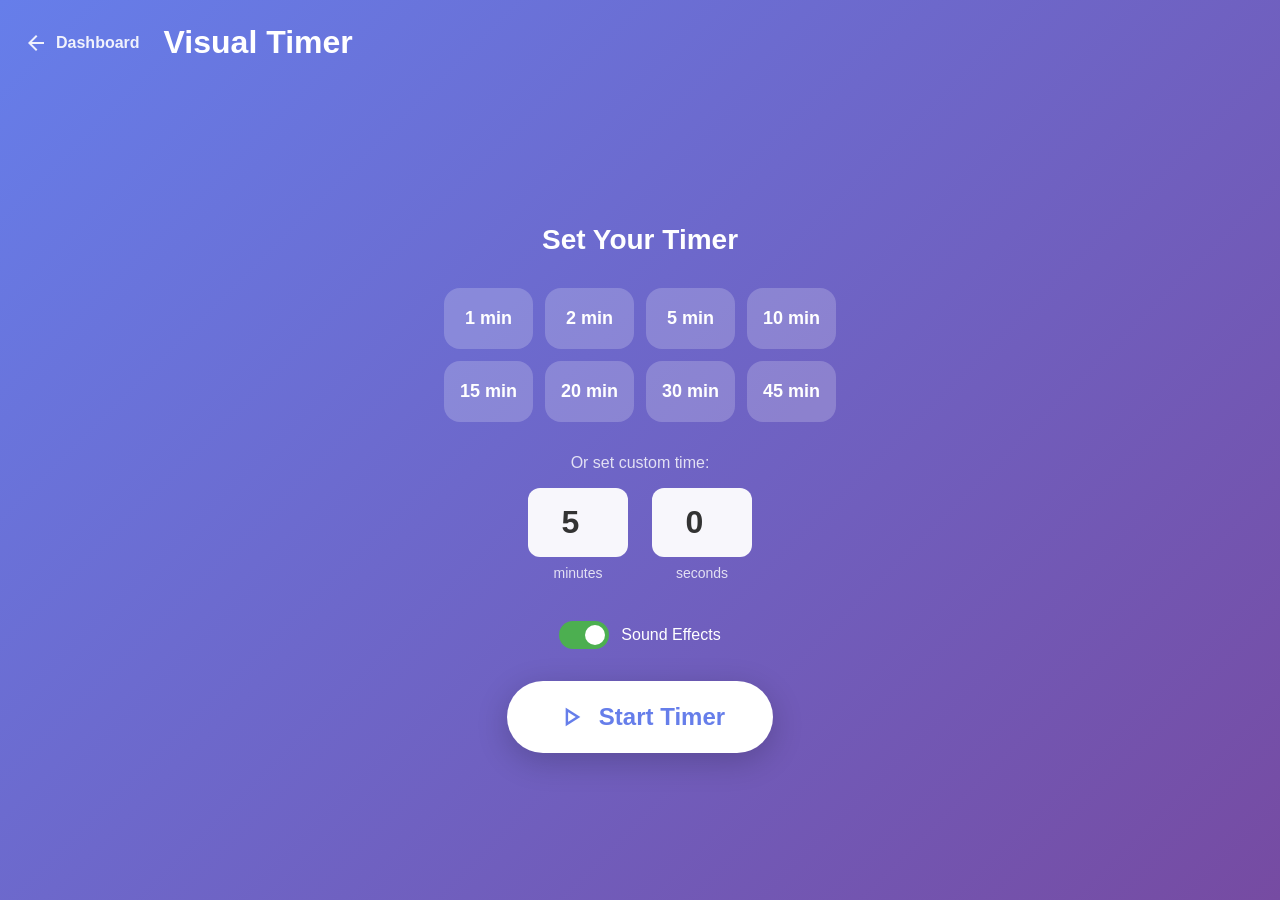
<file: timer.html>
<!DOCTYPE html>
<html lang="en">
<head>
    <meta charset="UTF-8">
    <meta name="viewport" content="width=device-width, initial-scale=1.0">
    <title>Visual Timer - Teacher Tools</title>
    <link rel="preconnect" href="https://fonts.googleapis.com">
    <link rel="preconnect" href="https://fonts.gstatic.com" crossorigin>
    <link href="https://fonts.googleapis.com/css2?family=Nunito:wght@400;600;700;800;900&display=swap" rel="stylesheet">
    <link href="https://fonts.googleapis.com/css2?family=Material+Symbols+Outlined:opsz,wght,FILL,GRAD@24,400,0,0&display=swap" rel="stylesheet">
    <link rel="stylesheet" href="styles/variables.css">
    <link rel="stylesheet" href="styles/timer.css">
</head>
<body>
    <!-- Setup Screen -->
    <div class="timer-setup" id="timer-setup">
        <header class="timer-header">
            <a href="index.html" class="back-link">
                <span class="material-symbols-outlined">arrow_back</span>
                Dashboard
            </a>
            <h1>Visual Timer</h1>
        </header>

        <div class="setup-container">
            <h2>Set Your Timer</h2>

            <!-- Quick Presets -->
            <div class="preset-buttons">
                <button class="preset-btn" data-minutes="1">1 min</button>
                <button class="preset-btn" data-minutes="2">2 min</button>
                <button class="preset-btn" data-minutes="5">5 min</button>
                <button class="preset-btn" data-minutes="10">10 min</button>
                <button class="preset-btn" data-minutes="15">15 min</button>
                <button class="preset-btn" data-minutes="20">20 min</button>
                <button class="preset-btn" data-minutes="30">30 min</button>
                <button class="preset-btn" data-minutes="45">45 min</button>
            </div>

            <!-- Custom Time Input -->
            <div class="custom-time">
                <label>Or set custom time:</label>
                <div class="time-inputs">
                    <div class="time-input-group">
                        <input type="number" id="minutes-input" min="0" max="99" value="5">
                        <span>minutes</span>
                    </div>
                    <div class="time-input-group">
                        <input type="number" id="seconds-input" min="0" max="59" value="0">
                        <span>seconds</span>
                    </div>
                </div>
            </div>

            <!-- Sound Toggle -->
            <div class="sound-toggle">
                <label class="toggle-label">
                    <input type="checkbox" id="sound-enabled" checked>
                    <span class="toggle-switch"></span>
                    <span>Sound Effects</span>
                </label>
            </div>

            <!-- Start Button -->
            <button class="start-btn" id="start-timer">
                <span class="material-symbols-outlined">play_arrow</span>
                Start Timer
            </button>
        </div>
    </div>

    <!-- Timer Display (Full Screen when running) -->
    <div class="timer-display hidden" id="timer-display">
        <!-- Pizza/Pie Timer Visual -->
        <div class="timer-visual">
            <svg class="pie-timer" viewBox="0 0 100 100" id="pie-timer">
                <!-- Segments will be generated by JS -->
            </svg>
            <div class="timer-center">
                <div class="time-remaining" id="time-remaining">5:00</div>
                <div class="timer-label" id="timer-label">remaining</div>
            </div>
        </div>

        <!-- Controls (shown at bottom) -->
        <div class="timer-controls">
            <button class="control-btn" id="pause-btn" title="Pause">
                <span class="material-symbols-outlined">pause</span>
            </button>
            <button class="control-btn" id="stop-btn" title="Stop">
                <span class="material-symbols-outlined">stop</span>
            </button>
            <button class="control-btn" id="add-time-btn" title="Add 1 minute">
                <span class="material-symbols-outlined">more_time</span>
            </button>
        </div>
    </div>

    <!-- Celebration Overlay -->
    <div class="celebration hidden" id="celebration">
        <canvas id="confetti-canvas"></canvas>
        <div class="celebration-content">
            <div class="celebration-icon">🎉</div>
            <h2>Time's Up!</h2>
            <button class="done-btn" id="done-btn">
                <span class="material-symbols-outlined">check</span>
                Done
            </button>
        </div>
    </div>

    <script src="scripts/timer.js"></script>
</body>
</html>
</file>
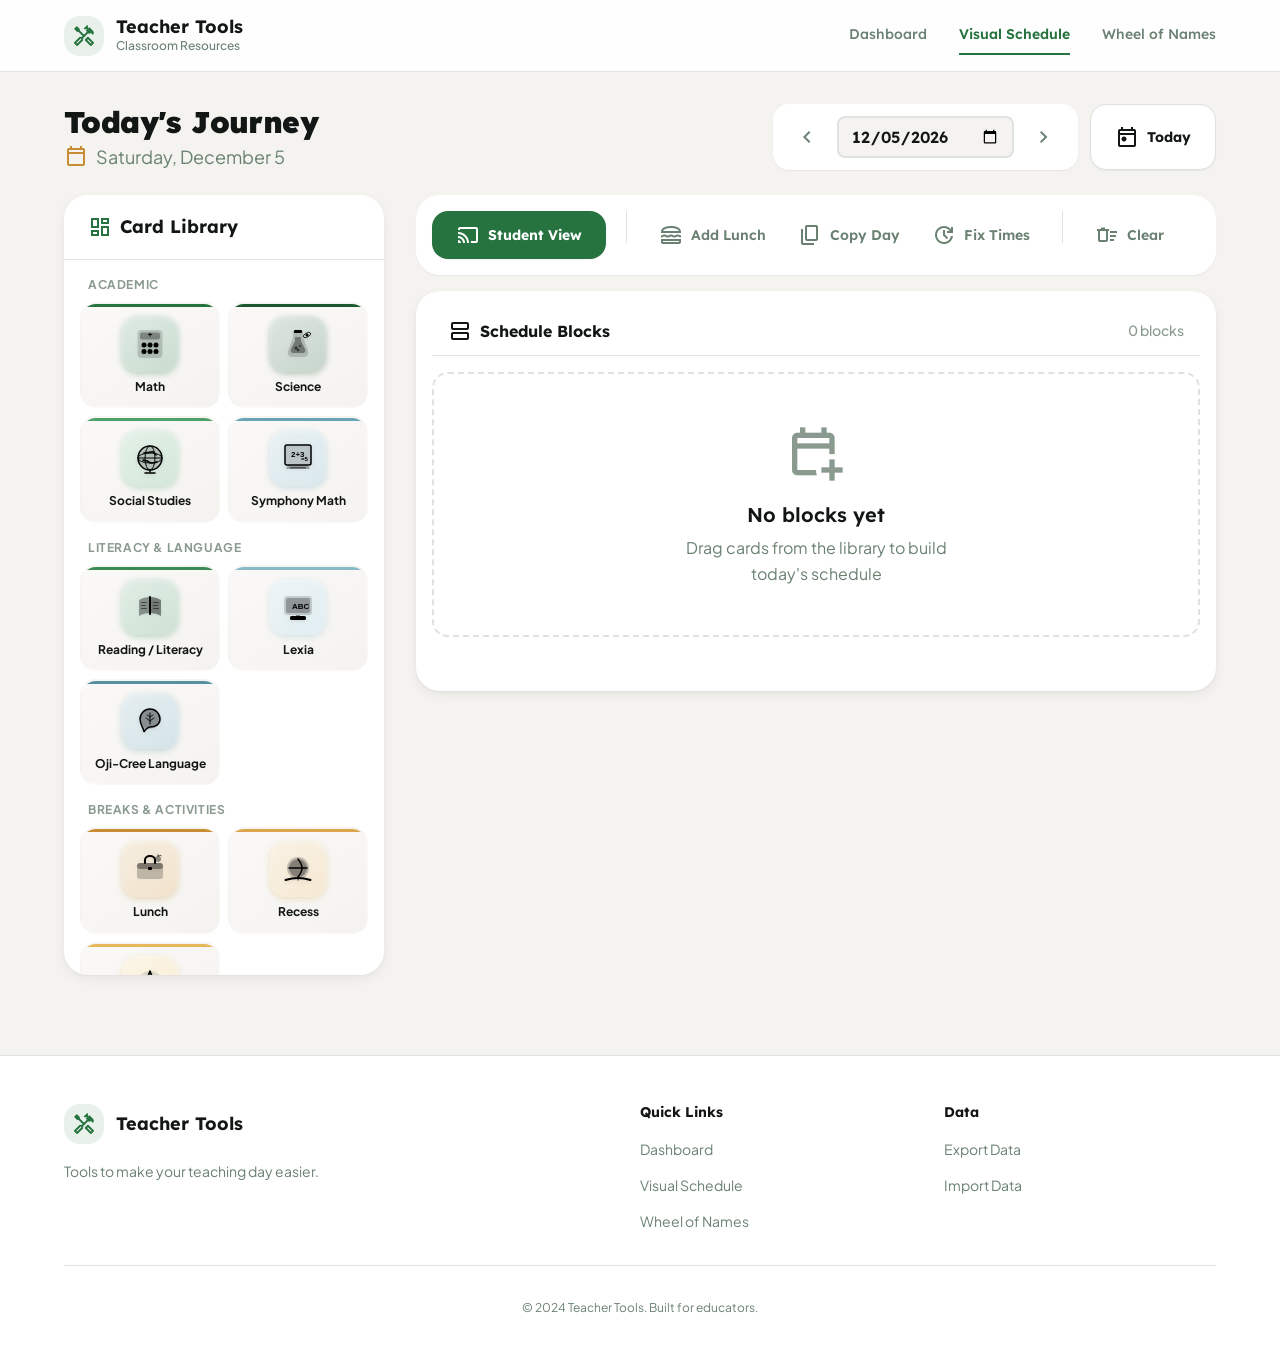
<file: visualschedule.html>
<!DOCTYPE html>
<html lang="en">
<head>
    <meta charset="UTF-8">
    <meta name="viewport" content="width=device-width, initial-scale=1.0">
    <title>Visual Schedule - Learning Circle</title>
    <meta name="description" content="Daily visual schedule builder for the classroom">

    <!-- Favicon -->
    <link rel="icon" type="image/svg+xml" href="favicon.svg">

    <!-- Fonts -->
    <link rel="preconnect" href="https://fonts.googleapis.com">
    <link rel="preconnect" href="https://fonts.gstatic.com" crossorigin>
    <link href="https://fonts.googleapis.com/css2?family=Lexend:wght@400;500;600;700;800;900&family=Plus+Jakarta+Sans:wght@400;500;600;700&display=swap" rel="stylesheet">
    <link href="https://fonts.googleapis.com/css2?family=Material+Symbols+Outlined:wght@400;500;600&display=swap" rel="stylesheet">

    <!-- Styles -->
    <link rel="stylesheet" href="styles/main.css">
    <link rel="stylesheet" href="styles/schedule.css">
</head>
<body>
    <!-- Skip Link -->
    <a href="#main-content" class="skip-link">Skip to main content</a>

    <!-- Header -->
    <header class="site-header">
        <div class="container">
            <a href="index.html" class="site-logo">
                <div class="site-logo-icon">
                    <span class="material-symbols-outlined">handyman</span>
                </div>
                <div class="site-logo-text">
                    <span class="site-logo-name">Teacher Tools</span>
                    <span class="site-logo-subtitle">Classroom Resources</span>
                </div>
            </a>

            <nav class="main-nav" role="navigation" aria-label="Main navigation">
                <a href="index.html" class="nav-link">Dashboard</a>
                <a href="visualschedule.html" class="nav-link active">Visual Schedule</a>
                <a href="wheelofnames.html" class="nav-link">Wheel of Names</a>
            </nav>

            <button class="mobile-menu-btn" aria-label="Open menu" aria-expanded="false">
                <span class="material-symbols-outlined">menu</span>
            </button>
        </div>
    </header>

    <!-- Mobile Navigation -->
    <nav class="mobile-nav" role="navigation" aria-label="Mobile navigation">
        <a href="index.html" class="nav-link">Dashboard</a>
        <a href="visualschedule.html" class="nav-link active">Visual Schedule</a>
        <a href="wheelofnames.html" class="nav-link">Wheel of Names</a>
    </nav>

    <!-- Main Content -->
    <main id="main-content" class="main-content">
        <div class="container">
            <!-- Page Header -->
            <div class="schedule-header">
                <div>
                    <h1 class="schedule-title">Today's Journey</h1>
                    <p class="schedule-date-info">
                        <span class="material-symbols-outlined">calendar_today</span>
                        <span id="date-label">Loading...</span>
                    </p>
                </div>

                <div class="header-actions">
                    <div class="date-picker-wrapper">
                        <button class="date-nav-btn" id="prev-day" aria-label="Previous day">
                            <span class="material-symbols-outlined">chevron_left</span>
                        </button>
                        <input type="date" id="date-picker" class="date-input" aria-label="Select date">
                        <button class="date-nav-btn" id="next-day" aria-label="Next day">
                            <span class="material-symbols-outlined">chevron_right</span>
                        </button>
                    </div>
                    <button class="btn btn-secondary" id="today-btn">
                        <span class="material-symbols-outlined">today</span>
                        Today
                    </button>
                </div>
            </div>

            <!-- Schedule Page Layout -->
            <div class="schedule-page">
                <!-- Visual Library Sidebar -->
                <aside class="visual-library" aria-label="Visual card library">
                    <div class="library-header">
                        <h3>
                            <span class="material-symbols-outlined">dashboard</span>
                            Card Library
                        </h3>
                    </div>
                    <div class="library-content" id="library-content">
                        <!-- Cards populated by JS -->
                    </div>
                </aside>

                <!-- Schedule Builder -->
                <div class="schedule-builder">
                    <!-- Toolbar -->
                    <div class="builder-toolbar">
                        <div class="toolbar-group">
                            <button class="btn btn-primary" id="display-mode">
                                <span class="material-symbols-outlined">cast</span>
                                Student View
                            </button>
                        </div>

                        <div class="toolbar-divider"></div>

                        <div class="toolbar-group">
                            <button class="toolbar-btn" id="add-lunch" title="Add lunch block 12:00-1:00">
                                <span class="material-symbols-outlined">lunch_dining</span>
                                <span>Add Lunch</span>
                            </button>
                            <button class="toolbar-btn" id="copy-template" title="Copy from another day">
                                <span class="material-symbols-outlined">content_copy</span>
                                <span>Copy Day</span>
                            </button>
                            <button class="toolbar-btn" id="normalize-times" title="Auto-chain block times">
                                <span class="material-symbols-outlined">update</span>
                                <span>Fix Times</span>
                            </button>
                        </div>

                        <div class="toolbar-divider"></div>

                        <div class="toolbar-group">
                            <button class="toolbar-btn danger" id="clear-schedule" title="Clear all blocks">
                                <span class="material-symbols-outlined">delete_sweep</span>
                                <span>Clear</span>
                            </button>
                        </div>
                    </div>

                    <!-- Schedule List -->
                    <div class="schedule-list">
                        <div class="schedule-list-header">
                            <h3>
                                <span class="material-symbols-outlined">view_agenda</span>
                                Schedule Blocks
                            </h3>
                            <span class="block-count" id="block-count">0 blocks</span>
                        </div>
                        <div id="schedule-blocks">
                            <!-- Blocks populated by JS -->
                        </div>
                    </div>
                </div>
            </div>
        </div>
    </main>

    <!-- Footer -->
    <footer class="site-footer">
        <div class="container">
            <div class="footer-content">
                <div class="footer-brand">
                    <a href="index.html" class="site-logo">
                        <div class="site-logo-icon">
                            <span class="material-symbols-outlined">handyman</span>
                        </div>
                        <span class="site-logo-name">Teacher Tools</span>
                    </a>
                    <p>Tools to make your teaching day easier.</p>
                </div>

                <div class="footer-section">
                    <h4>Quick Links</h4>
                    <ul class="footer-links">
                        <li><a href="index.html">Dashboard</a></li>
                        <li><a href="visualschedule.html">Visual Schedule</a></li>
                        <li><a href="wheelofnames.html">Wheel of Names</a></li>
                    </ul>
                </div>

                <div class="footer-section">
                    <h4>Data</h4>
                    <ul class="footer-links">
                        <li><a href="#" id="export-data-footer">Export Data</a></li>
                        <li><a href="#" id="import-data-footer">Import Data</a></li>
                    </ul>
                </div>
            </div>

            <div class="footer-bottom">
                <p>&copy; 2024 Teacher Tools. Built for educators.</p>
            </div>
        </div>
    </footer>

    <!-- Custom Card Modal -->
    <div class="modal-overlay" id="custom-card-modal">
        <div class="modal" role="dialog" aria-labelledby="custom-card-title">
            <div class="modal-header">
                <h3 id="custom-card-title">Create Custom Card</h3>
                <button class="modal-close" aria-label="Close">
                    <span class="material-symbols-outlined">close</span>
                </button>
            </div>
            <form id="custom-card-form">
                <div class="modal-body">
                    <div class="form-group">
                        <label for="card-label">Card Name</label>
                        <input type="text"
                               id="card-label"
                               name="label"
                               class="form-input"
                               placeholder="e.g., Assembly, Field Trip..."
                               required>
                    </div>

                    <div class="form-group">
                        <label>Choose an Icon (optional)</label>
                        <div class="icon-picker">
                            <!-- Icons populated by JS -->
                        </div>
                    </div>

                    <div class="form-group">
                        <label>Choose a Color</label>
                        <div class="color-picker">
                            <!-- Colors populated by JS -->
                        </div>
                    </div>
                </div>

                <div class="modal-footer">
                    <button type="button" class="btn btn-ghost modal-close">Cancel</button>
                    <button type="submit" class="btn btn-primary">Create Card</button>
                </div>
            </form>
        </div>
    </div>

    <!-- Template Modal -->
    <div class="modal-overlay" id="template-modal">
        <div class="modal" role="dialog" aria-labelledby="template-title">
            <div class="modal-header">
                <h3 id="template-title">Copy from Another Day</h3>
                <button class="modal-close" aria-label="Close">
                    <span class="material-symbols-outlined">close</span>
                </button>
            </div>
            <div class="modal-body">
                <p style="margin-bottom: var(--space-4); color: var(--color-text-secondary);">
                    Select a previous day to copy its schedule:
                </p>
                <div class="template-list">
                    <!-- Templates populated by JS -->
                </div>
            </div>
            <div class="modal-footer">
                <button type="button" class="btn btn-ghost modal-close">Cancel</button>
            </div>
        </div>
    </div>

    <!-- Import/Export Modal -->
    <div class="modal-overlay" id="import-export-modal">
        <div class="modal" role="dialog" aria-labelledby="import-export-title">
            <div class="modal-header">
                <h3 id="import-export-title">Import / Export Data</h3>
                <button class="modal-close" aria-label="Close">
                    <span class="material-symbols-outlined">close</span>
                </button>
            </div>
            <div class="modal-body">
                <div class="form-group">
                    <label>Export Your Schedules</label>
                    <p style="font-size: var(--text-sm); color: var(--color-text-secondary); margin-bottom: var(--space-3);">
                        Download all your schedules as a JSON file for backup or transfer.
                    </p>
                    <button type="button" class="btn btn-primary" id="export-btn">
                        <span class="material-symbols-outlined">download</span>
                        Export Data
                    </button>
                </div>

                <hr style="border: none; border-top: 1px solid var(--color-border); margin: var(--space-6) 0;">

                <div class="form-group">
                    <label>Import Schedules</label>
                    <p style="font-size: var(--text-sm); color: var(--color-text-secondary); margin-bottom: var(--space-3);">
                        Restore schedules from a previously exported JSON file.
                    </p>
                    <input type="file" id="import-file" accept=".json" style="display: none;">
                    <button type="button" class="btn btn-secondary" id="import-btn">
                        <span class="material-symbols-outlined">upload</span>
                        Import Data
                    </button>
                </div>
            </div>
            <div class="modal-footer">
                <button type="button" class="btn btn-ghost modal-close">Close</button>
            </div>
        </div>
    </div>

    <!-- Scripts -->
    <script src="scripts/main.js"></script>
    <script src="scripts/schedule-data.js"></script>
    <script src="scripts/schedule-builder.js"></script>
    <script>
        // Import/Export handlers
        document.addEventListener('DOMContentLoaded', () => {
            // Open import/export modal
            document.getElementById('export-data-footer')?.addEventListener('click', (e) => {
                e.preventDefault();
                document.getElementById('import-export-modal').classList.add('open');
            });

            document.getElementById('import-data-footer')?.addEventListener('click', (e) => {
                e.preventDefault();
                document.getElementById('import-export-modal').classList.add('open');
            });

            // Export button
            document.getElementById('export-btn')?.addEventListener('click', () => {
                const data = ScheduleData.exportAllData();
                const blob = new Blob([JSON.stringify(data, null, 2)], { type: 'application/json' });
                const url = URL.createObjectURL(blob);
                const a = document.createElement('a');
                a.href = url;
                a.download = `classroom-schedules-${new Date().toISOString().split('T')[0]}.json`;
                a.click();
                URL.revokeObjectURL(url);
                ClassroomApp.Toast.success('Data exported successfully');
            });

            // Import button
            document.getElementById('import-btn')?.addEventListener('click', () => {
                document.getElementById('import-file').click();
            });

            document.getElementById('import-file')?.addEventListener('change', (e) => {
                const file = e.target.files[0];
                if (!file) return;

                const reader = new FileReader();
                reader.onload = (event) => {
                    try {
                        const data = JSON.parse(event.target.result);
                        if (ScheduleData.importData(data)) {
                            ClassroomApp.Toast.success('Data imported successfully');
                            ScheduleBuilder.refresh();
                            document.getElementById('import-export-modal').classList.remove('open');
                        } else {
                            ClassroomApp.Toast.error('Failed to import data');
                        }
                    } catch (err) {
                        ClassroomApp.Toast.error('Invalid file format');
                    }
                };
                reader.readAsText(file);
            });
        });
    </script>
</body>
</html>
</file>
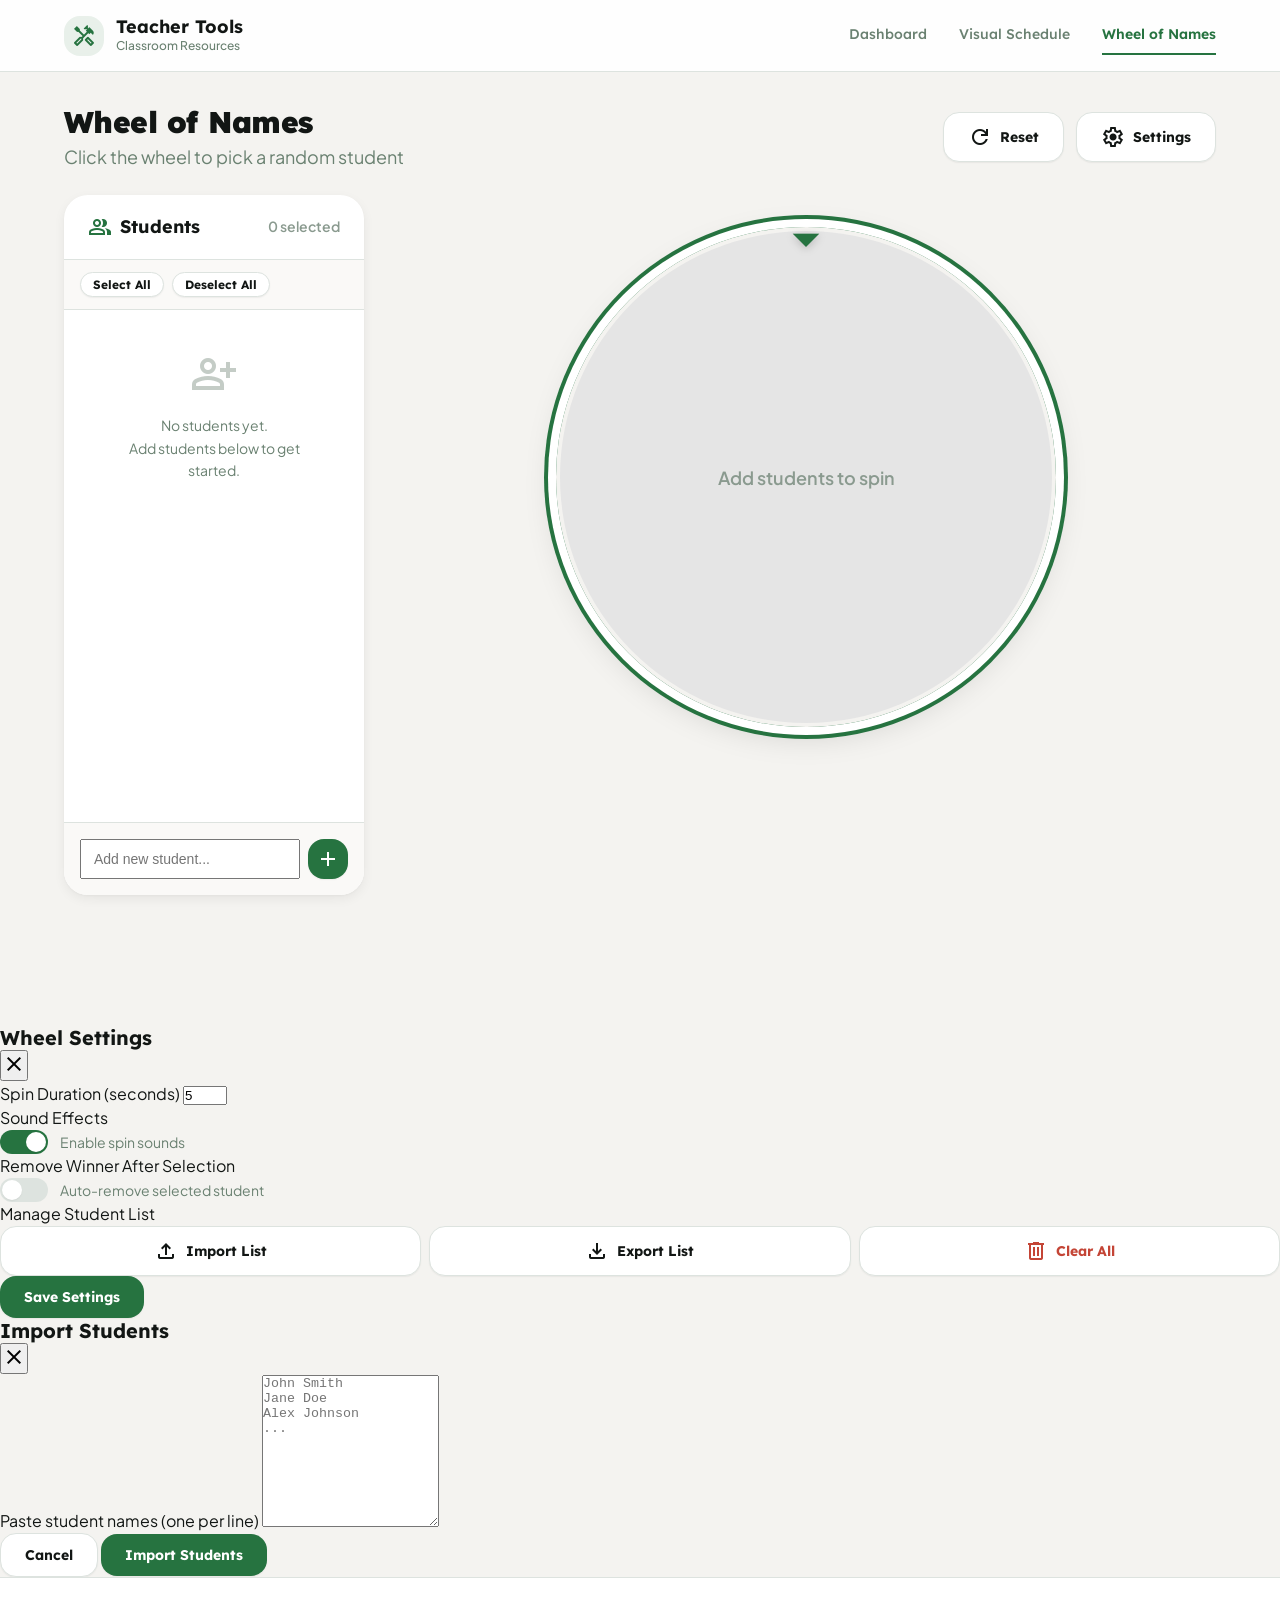
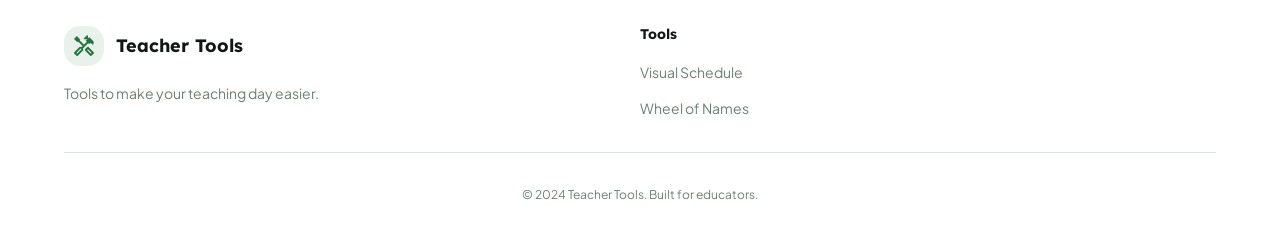
<file: wheelofnames.html>
<!DOCTYPE html>
<html lang="en">
<head>
    <meta charset="UTF-8">
    <meta name="viewport" content="width=device-width, initial-scale=1.0">
    <title>Wheel of Names - Teacher Tools</title>
    <meta name="description" content="Random student picker wheel for classroom activities">

    <!-- Favicon -->
    <link rel="icon" type="image/svg+xml" href="favicon.svg">

    <!-- Fonts -->
    <link rel="preconnect" href="https://fonts.googleapis.com">
    <link rel="preconnect" href="https://fonts.gstatic.com" crossorigin>
    <link href="https://fonts.googleapis.com/css2?family=Lexend:wght@400;500;600;700;800;900&family=Plus+Jakarta+Sans:wght@400;500;600;700&display=swap" rel="stylesheet">
    <link href="https://fonts.googleapis.com/css2?family=Material+Symbols+Outlined:wght@400;500;600&display=swap" rel="stylesheet">

    <!-- Styles -->
    <link rel="stylesheet" href="styles/main.css">
    <link rel="stylesheet" href="styles/wheel.css">
</head>
<body>
    <!-- Skip Link -->
    <a href="#main-content" class="skip-link">Skip to main content</a>

    <!-- Header -->
    <header class="site-header">
        <div class="container">
            <a href="index.html" class="site-logo">
                <div class="site-logo-icon">
                    <span class="material-symbols-outlined">handyman</span>
                </div>
                <div class="site-logo-text">
                    <span class="site-logo-name">Teacher Tools</span>
                    <span class="site-logo-subtitle">Classroom Resources</span>
                </div>
            </a>

            <nav class="main-nav" role="navigation" aria-label="Main navigation">
                <a href="index.html" class="nav-link">Dashboard</a>
                <a href="visualschedule.html" class="nav-link">Visual Schedule</a>
                <a href="wheelofnames.html" class="nav-link active">Wheel of Names</a>
            </nav>

            <button class="mobile-menu-btn" aria-label="Open menu" aria-expanded="false">
                <span class="material-symbols-outlined">menu</span>
            </button>
        </div>
    </header>

    <!-- Mobile Navigation -->
    <nav class="mobile-nav" role="navigation" aria-label="Mobile navigation">
        <a href="index.html" class="nav-link">Dashboard</a>
        <a href="visualschedule.html" class="nav-link">Visual Schedule</a>
        <a href="wheelofnames.html" class="nav-link active">Wheel of Names</a>
    </nav>

    <!-- Main Content -->
    <main id="main-content" class="main-content">
        <div class="container">
            <!-- Page Header -->
            <div class="wheel-page-header">
                <div>
                    <h1 class="wheel-title">Wheel of Names</h1>
                    <p class="wheel-subtitle">Click the wheel to pick a random student</p>
                </div>
                <div class="wheel-actions">
                    <button class="btn btn-secondary" id="reset-wheel-btn">
                        <span class="material-symbols-outlined">refresh</span>
                        Reset
                    </button>
                    <button class="btn btn-secondary" id="settings-btn">
                        <span class="material-symbols-outlined">settings</span>
                        Settings
                    </button>
                </div>
            </div>

            <!-- Wheel Page Layout -->
            <div class="wheel-page">
                <!-- Student List Sidebar -->
                <aside class="student-panel">
                    <div class="panel-header">
                        <h3>
                            <span class="material-symbols-outlined">group</span>
                            Students
                        </h3>
                        <span class="student-count" id="student-count">0 selected</span>
                    </div>

                    <div class="panel-actions">
                        <button class="btn btn-sm btn-secondary" id="select-all-btn">Select All</button>
                        <button class="btn btn-sm btn-secondary" id="deselect-all-btn">Deselect All</button>
                    </div>

                    <div class="student-list" id="student-list">
                        <!-- Students populated by JS -->
                    </div>

                    <div class="add-student-section">
                        <div class="add-student-input">
                            <input type="text" id="new-student-input" placeholder="Add new student..." class="form-input">
                            <button class="btn btn-primary btn-icon" id="add-student-btn">
                                <span class="material-symbols-outlined">add</span>
                            </button>
                        </div>
                    </div>
                </aside>

                <!-- Wheel Area -->
                <div class="wheel-container">
                    <div class="wheel-wrapper" id="wheel-wrapper">
                        <!-- Pointer -->
                        <div class="wheel-pointer">
                            <span class="material-symbols-outlined">arrow_drop_down</span>
                        </div>

                        <!-- The Wheel -->
                        <div class="wheel" id="wheel" role="button" aria-label="Click to spin the wheel">
                            <canvas id="wheel-canvas"></canvas>
                            <div class="wheel-center">
                                <span class="material-symbols-outlined">touch_app</span>
                                <span>SPIN</span>
                            </div>
                        </div>
                    </div>

                    <!-- Winner Display -->
                    <div class="winner-display" id="winner-display">
                        <div class="winner-content">
                            <span class="material-symbols-outlined">celebration</span>
                            <h2 id="winner-name">-</h2>
                            <p>is the winner!</p>
                        </div>
                    </div>
                </div>
            </div>
        </div>
    </main>

    <!-- Settings Modal -->
    <div class="modal-overlay" id="settings-modal">
        <div class="modal" role="dialog" aria-labelledby="settings-title">
            <div class="modal-header">
                <h3 id="settings-title">Wheel Settings</h3>
                <button class="modal-close" aria-label="Close" id="close-settings">
                    <span class="material-symbols-outlined">close</span>
                </button>
            </div>
            <div class="modal-body">
                <div class="form-group">
                    <label for="spin-duration">Spin Duration (seconds)</label>
                    <input type="number" id="spin-duration" class="form-input" value="5" min="2" max="15">
                </div>

                <div class="form-group">
                    <label>Sound Effects</label>
                    <div class="toggle-switch">
                        <input type="checkbox" id="sound-enabled" checked>
                        <label for="sound-enabled">Enable spin sounds</label>
                    </div>
                </div>

                <div class="form-group">
                    <label>Remove Winner After Selection</label>
                    <div class="toggle-switch">
                        <input type="checkbox" id="remove-winner">
                        <label for="remove-winner">Auto-remove selected student</label>
                    </div>
                </div>

                <div class="form-group">
                    <label>Manage Student List</label>
                    <div class="manage-actions">
                        <button class="btn btn-secondary" id="import-students-btn">
                            <span class="material-symbols-outlined">upload</span>
                            Import List
                        </button>
                        <button class="btn btn-secondary" id="export-students-btn">
                            <span class="material-symbols-outlined">download</span>
                            Export List
                        </button>
                        <button class="btn btn-secondary danger" id="clear-students-btn">
                            <span class="material-symbols-outlined">delete</span>
                            Clear All
                        </button>
                    </div>
                </div>
            </div>
            <div class="modal-footer">
                <button class="btn btn-primary" id="save-settings-btn">Save Settings</button>
            </div>
        </div>
    </div>

    <!-- Import Modal -->
    <div class="modal-overlay" id="import-modal">
        <div class="modal" role="dialog" aria-labelledby="import-title">
            <div class="modal-header">
                <h3 id="import-title">Import Students</h3>
                <button class="modal-close" aria-label="Close" id="close-import">
                    <span class="material-symbols-outlined">close</span>
                </button>
            </div>
            <div class="modal-body">
                <div class="form-group">
                    <label for="import-text">Paste student names (one per line)</label>
                    <textarea id="import-text" class="form-input" rows="10" placeholder="John Smith
Jane Doe
Alex Johnson
..."></textarea>
                </div>
            </div>
            <div class="modal-footer">
                <button class="btn btn-secondary" id="cancel-import-btn">Cancel</button>
                <button class="btn btn-primary" id="confirm-import-btn">Import Students</button>
            </div>
        </div>
    </div>

    <!-- Footer -->
    <footer class="site-footer">
        <div class="container">
            <div class="footer-content">
                <div class="footer-brand">
                    <a href="index.html" class="site-logo">
                        <div class="site-logo-icon">
                            <span class="material-symbols-outlined">handyman</span>
                        </div>
                        <span class="site-logo-name">Teacher Tools</span>
                    </a>
                    <p>Tools to make your teaching day easier.</p>
                </div>

                <div class="footer-section">
                    <h4>Tools</h4>
                    <ul class="footer-links">
                        <li><a href="visualschedule.html">Visual Schedule</a></li>
                        <li><a href="wheelofnames.html">Wheel of Names</a></li>
                    </ul>
                </div>
            </div>

            <div class="footer-bottom">
                <p>&copy; 2024 Teacher Tools. Built for educators.</p>
            </div>
        </div>
    </footer>

    <!-- Scripts -->
    <script src="scripts/main.js"></script>
    <script src="scripts/wheel.js"></script>
</body>
</html>
</file>
<file: styles/main.css>
/* ===========================================
   Main Styles - Learning Circle Classroom
   Global styles, typography, navigation
   =========================================== */

@import url('./variables.css');

/* ===== Reset & Base ===== */
*,
*::before,
*::after {
    box-sizing: border-box;
    margin: 0;
    padding: 0;
}

html {
    font-size: 16px;
    scroll-behavior: smooth;
    -webkit-font-smoothing: antialiased;
    -moz-osx-font-smoothing: grayscale;
}

body {
    font-family: var(--font-body);
    background-color: var(--color-bg-base);
    color: var(--color-text-primary);
    line-height: var(--leading-normal);
    min-height: 100vh;
    display: flex;
    flex-direction: column;
}

/* ===== Typography ===== */
h1, h2, h3, h4, h5, h6 {
    font-family: var(--font-display);
    font-weight: 700;
    line-height: var(--leading-tight);
    color: var(--color-text-primary);
}

h1 {
    font-size: var(--text-4xl);
    font-weight: 900;
    letter-spacing: -0.02em;
}

h2 {
    font-size: var(--text-2xl);
    font-weight: 700;
}

h3 {
    font-size: var(--text-xl);
    font-weight: 700;
}

h4 {
    font-size: var(--text-lg);
    font-weight: 600;
}

p {
    color: var(--color-text-secondary);
    line-height: var(--leading-relaxed);
}

a {
    color: var(--color-primary);
    text-decoration: none;
    transition: color var(--transition-fast);
}

a:hover {
    color: var(--color-primary-light);
}

/* ===== Focus States (Accessibility) ===== */
:focus-visible {
    outline: 3px solid var(--color-primary);
    outline-offset: 2px;
}

button:focus-visible,
a:focus-visible {
    outline: 3px solid var(--color-primary);
    outline-offset: 2px;
}

/* ===== Utility Classes ===== */
.font-display {
    font-family: var(--font-display);
}

.font-body {
    font-family: var(--font-body);
}

.container {
    width: 100%;
    max-width: var(--max-width);
    margin: 0 auto;
    padding: 0 var(--space-6);
}

.container-narrow {
    max-width: var(--max-width-narrow);
}

/* ===== Buttons ===== */
.btn {
    display: inline-flex;
    align-items: center;
    justify-content: center;
    gap: var(--space-2);
    font-family: var(--font-display);
    font-weight: 700;
    font-size: var(--text-sm);
    padding: var(--space-3) var(--space-6);
    border-radius: var(--radius-lg);
    border: none;
    cursor: pointer;
    transition: all var(--transition-base);
    text-decoration: none;
}

.btn:disabled {
    opacity: 0.5;
    cursor: not-allowed;
}

.btn-primary {
    background-color: var(--color-primary);
    color: var(--color-text-inverse);
    box-shadow: var(--shadow-sm);
}

.btn-primary:hover:not(:disabled) {
    background-color: var(--color-primary-light);
    box-shadow: var(--shadow-primary);
    transform: translateY(-1px);
}

.btn-primary:active:not(:disabled) {
    transform: translateY(0);
    box-shadow: var(--shadow-sm);
}

.btn-secondary {
    background-color: var(--color-bg-surface);
    color: var(--color-text-primary);
    border: 1px solid var(--color-border);
    box-shadow: var(--shadow-sm);
}

.btn-secondary:hover:not(:disabled) {
    border-color: var(--color-primary);
    color: var(--color-primary);
    box-shadow: var(--shadow-md);
}

.btn-ghost {
    background-color: transparent;
    color: var(--color-text-secondary);
}

.btn-ghost:hover:not(:disabled) {
    background-color: var(--color-primary-10);
    color: var(--color-primary);
}

.btn-lg {
    padding: var(--space-4) var(--space-8);
    font-size: var(--text-base);
}

.btn-sm {
    padding: var(--space-2) var(--space-4);
    font-size: var(--text-xs);
}

/* ===== Cards ===== */
.card {
    background-color: var(--color-bg-surface);
    border-radius: var(--radius-xl);
    box-shadow: var(--shadow-md);
    overflow: hidden;
    transition: all var(--transition-base);
}

.card:hover {
    box-shadow: var(--shadow-lg);
}

.card-body {
    padding: var(--space-6);
}

/* ===== Header / Navigation ===== */
.site-header {
    position: sticky;
    top: 0;
    z-index: var(--z-sticky);
    background-color: var(--color-bg-overlay);
    backdrop-filter: blur(12px);
    -webkit-backdrop-filter: blur(12px);
    border-bottom: 1px solid var(--color-border);
    height: var(--header-height);
}

.site-header .container {
    display: flex;
    align-items: center;
    justify-content: space-between;
    height: 100%;
}

.site-logo {
    display: flex;
    align-items: center;
    gap: var(--space-3);
    text-decoration: none;
}

.site-logo-icon {
    width: 40px;
    height: 40px;
    display: flex;
    align-items: center;
    justify-content: center;
    background-color: var(--color-primary-10);
    color: var(--color-primary);
    border-radius: var(--radius-lg);
}

.site-logo-text {
    display: flex;
    flex-direction: column;
}

.site-logo-name {
    font-family: var(--font-display);
    font-weight: 700;
    font-size: var(--text-lg);
    color: var(--color-text-primary);
    line-height: 1.2;
}

.site-logo-subtitle {
    font-size: var(--text-xs);
    color: var(--color-muted-green);
    font-weight: 500;
}

/* Main Navigation */
.main-nav {
    display: none;
    align-items: center;
    gap: var(--space-8);
}

@media (min-width: 768px) {
    .main-nav {
        display: flex;
    }
}

.nav-link {
    font-family: var(--font-display);
    font-size: var(--text-sm);
    font-weight: 500;
    color: var(--color-muted-green);
    text-decoration: none;
    padding: var(--space-2) 0;
    border-bottom: 2px solid transparent;
    transition: all var(--transition-fast);
}

.nav-link:hover {
    color: var(--color-primary);
}

.nav-link.active {
    color: var(--color-primary);
    font-weight: 600;
    border-bottom-color: var(--color-primary);
}

/* Mobile Menu Button */
.mobile-menu-btn {
    display: flex;
    align-items: center;
    justify-content: center;
    width: 44px;
    height: 44px;
    background: none;
    border: none;
    color: var(--color-text-primary);
    cursor: pointer;
    border-radius: var(--radius-md);
}

.mobile-menu-btn:hover {
    background-color: var(--color-primary-10);
}

@media (min-width: 768px) {
    .mobile-menu-btn {
        display: none;
    }
}

/* Mobile Navigation Drawer */
.mobile-nav {
    display: none;
    position: fixed;
    top: var(--header-height);
    left: 0;
    right: 0;
    bottom: 0;
    background-color: var(--color-bg-surface);
    z-index: var(--z-modal);
    padding: var(--space-6);
    flex-direction: column;
    gap: var(--space-4);
}

.mobile-nav.open {
    display: flex;
}

@media (min-width: 768px) {
    .mobile-nav {
        display: none !important;
    }
}

.mobile-nav .nav-link {
    font-size: var(--text-lg);
    padding: var(--space-4);
    border-radius: var(--radius-lg);
    border-bottom: none;
}

.mobile-nav .nav-link:hover,
.mobile-nav .nav-link.active {
    background-color: var(--color-primary-10);
}

/* ===== Footer ===== */
.site-footer {
    margin-top: auto;
    background-color: var(--color-bg-surface);
    border-top: 1px solid var(--color-border);
    padding: var(--space-12) 0;
}

.footer-content {
    display: grid;
    grid-template-columns: 1fr;
    gap: var(--space-8);
}

@media (min-width: 768px) {
    .footer-content {
        grid-template-columns: 2fr 1fr 1fr;
    }
}

.footer-brand {
    display: flex;
    flex-direction: column;
    gap: var(--space-4);
}

.footer-brand p {
    max-width: 360px;
    font-size: var(--text-sm);
}

.footer-section h4 {
    font-size: var(--text-sm);
    font-weight: 700;
    margin-bottom: var(--space-4);
    color: var(--color-text-primary);
}

.footer-links {
    list-style: none;
    display: flex;
    flex-direction: column;
    gap: var(--space-3);
}

.footer-links a {
    font-size: var(--text-sm);
    color: var(--color-text-secondary);
}

.footer-links a:hover {
    color: var(--color-primary);
}

.footer-bottom {
    margin-top: var(--space-8);
    padding-top: var(--space-8);
    border-top: 1px solid var(--color-border);
    text-align: center;
    font-size: var(--text-xs);
    color: var(--color-text-muted);
}

/* ===== Main Content Area ===== */
.main-content {
    flex: 1;
    padding: var(--space-8) 0;
}

/* ===== Page Hero ===== */
.page-hero {
    position: relative;
    height: 480px;
    border-radius: var(--radius-xl);
    overflow: hidden;
    margin-bottom: var(--space-12);
    box-shadow: var(--shadow-lg);
}

.page-hero-bg {
    position: absolute;
    inset: 0;
    background-size: cover;
    background-position: center;
    transition: transform 0.7s ease;
}

.page-hero:hover .page-hero-bg {
    transform: scale(1.05);
}

.page-hero-overlay {
    position: absolute;
    inset: 0;
    background: linear-gradient(rgba(0, 0, 0, 0.2), rgba(0, 0, 0, 0.5));
}

.page-hero-content {
    position: relative;
    z-index: 1;
    height: 100%;
    display: flex;
    flex-direction: column;
    align-items: center;
    justify-content: center;
    text-align: center;
    padding: var(--space-8);
    color: white;
}

.page-hero-content h1 {
    color: white;
    font-size: var(--text-5xl);
    margin-bottom: var(--space-4);
}

.page-hero-content p {
    color: rgba(255, 255, 255, 0.9);
    font-size: var(--text-xl);
    max-width: 640px;
    margin-bottom: var(--space-8);
}

.page-hero-actions {
    display: flex;
    gap: var(--space-4);
    flex-wrap: wrap;
    justify-content: center;
}

/* ===== Section Styles ===== */
.section {
    margin-bottom: var(--space-12);
}

.section-header {
    display: flex;
    align-items: center;
    justify-content: space-between;
    margin-bottom: var(--space-6);
}

.section-title {
    font-size: var(--text-2xl);
}

/* ===== Grid Layouts ===== */
.grid {
    display: grid;
    gap: var(--space-6);
}

.grid-2 {
    grid-template-columns: repeat(1, 1fr);
}

.grid-3 {
    grid-template-columns: repeat(1, 1fr);
}

@media (min-width: 640px) {
    .grid-2 {
        grid-template-columns: repeat(2, 1fr);
    }
}

@media (min-width: 768px) {
    .grid-3 {
        grid-template-columns: repeat(3, 1fr);
    }
}

/* ===== Icon Styles ===== */
.icon {
    display: inline-flex;
    align-items: center;
    justify-content: center;
}

.icon-box {
    width: 48px;
    height: 48px;
    border-radius: var(--radius-lg);
    display: flex;
    align-items: center;
    justify-content: center;
    transition: all var(--transition-base);
}

.icon-box-primary {
    background-color: var(--color-primary-10);
    color: var(--color-primary);
}

.icon-box-sky {
    background-color: var(--color-sky-blue-10);
    color: var(--color-sky-blue);
}

.icon-box-earth {
    background-color: var(--color-earth-brown-10);
    color: var(--color-earth-brown);
}

.icon-box-ochre {
    background-color: var(--color-ochre-10);
    color: var(--color-ochre);
}

/* ===== Material Icons Font Config ===== */
.material-symbols-outlined {
    font-variation-settings: 'FILL' 0, 'wght' 400, 'GRAD' 0, 'opsz' 24;
}

/* ===== Accessibility ===== */
.sr-only {
    position: absolute;
    width: 1px;
    height: 1px;
    padding: 0;
    margin: -1px;
    overflow: hidden;
    clip: rect(0, 0, 0, 0);
    white-space: nowrap;
    border: 0;
}

/* Skip to content link */
.skip-link {
    position: absolute;
    top: -100%;
    left: var(--space-4);
    z-index: 9999;
    padding: var(--space-3) var(--space-6);
    background: var(--color-primary);
    color: white;
    border-radius: var(--radius-md);
    font-weight: 600;
}

.skip-link:focus {
    top: var(--space-4);
}

/* ===== Animations ===== */
@keyframes fadeIn {
    from {
        opacity: 0;
    }
    to {
        opacity: 1;
    }
}

@keyframes slideUp {
    from {
        opacity: 0;
        transform: translateY(20px);
    }
    to {
        opacity: 1;
        transform: translateY(0);
    }
}

@keyframes pulse {
    0%, 100% {
        opacity: 1;
    }
    50% {
        opacity: 0.6;
    }
}

.animate-fade-in {
    animation: fadeIn var(--transition-slow) ease forwards;
}

.animate-slide-up {
    animation: slideUp var(--transition-slow) ease forwards;
}

.animate-pulse {
    animation: pulse 2s ease-in-out infinite;
}

/* ===== Print Styles ===== */
@media print {
    .site-header,
    .site-footer,
    .btn,
    .no-print {
        display: none !important;
    }

    body {
        background: white;
        color: black;
    }

    .card {
        box-shadow: none;
        border: 1px solid #ddd;
    }
}
</file>
<file: styles/display.css>
/* ===========================================
   Student Display Mode Styles
   Large visuals, minimal clutter, high contrast
   Optimized for smartboard/projector viewing
   =========================================== */

/* ===== Display Mode Container ===== */
.display-mode {
    min-height: 100vh;
    background: linear-gradient(135deg, var(--color-bg-base) 0%, var(--color-bg-elevated) 100%);
    padding: var(--space-6);
}

.display-mode.fullscreen {
    padding: var(--space-4);
}

/* ===== Display Header ===== */
.display-header {
    display: flex;
    align-items: center;
    justify-content: space-between;
    padding: var(--space-4) var(--space-6);
    background: var(--color-bg-surface);
    border-radius: var(--radius-xl);
    box-shadow: var(--shadow-md);
    margin-bottom: var(--space-6);
}

.display-title {
    display: flex;
    align-items: center;
    gap: var(--space-4);
}

.display-title h1 {
    font-size: var(--text-3xl);
    font-weight: 900;
}

.display-date {
    font-size: var(--text-xl);
    color: var(--color-text-secondary);
    font-weight: 600;
}

.display-clock {
    font-family: var(--font-display);
    font-size: var(--text-4xl);
    font-weight: 700;
    color: var(--color-primary);
    display: flex;
    align-items: center;
    gap: var(--space-2);
}

.display-clock .material-symbols-outlined {
    font-size: 36px;
}

.display-actions {
    display: flex;
    gap: var(--space-3);
}

/* ===== Schedule Display Grid ===== */
.display-schedule {
    display: flex;
    flex-direction: column;
    gap: var(--space-4);
}

/* ===== Display Block ===== */
.display-block {
    display: flex;
    align-items: center;
    gap: var(--space-4);
    padding: var(--space-4) var(--space-5);
    background: white;
    border-radius: var(--radius-lg);
    box-shadow: 0 1px 3px rgba(0, 0, 0, 0.1);
    border-left: 6px solid var(--block-color, var(--color-primary));
    position: relative;
}

/* Current block - simple colored background highlight */
.display-block.is-current {
    background: #fffde7;
    box-shadow: 0 2px 8px rgba(0, 0, 0, 0.12);
}

/* Completed blocks - slightly faded */
.display-block.is-completed {
    opacity: 0.6;
}

/* Upcoming blocks - full visibility */
.display-block.is-upcoming {
    opacity: 1;
}

/* ===== Block Time Badge ===== */
.display-block-time-badge {
    min-width: 130px;
    padding: var(--space-3) var(--space-4);
    border-radius: var(--radius-md);
    background-color: var(--block-color, var(--color-primary));
    font-family: var(--font-display);
    font-size: 16px;
    font-weight: 700;
    color: white;
    flex-shrink: 0;
    text-align: center;
    line-height: 1.2;
}

/* ===== Block Icon ===== */
.display-block-icon {
    width: 70px;
    height: 70px;
    border-radius: var(--radius-md);
    display: flex;
    align-items: center;
    justify-content: center;
    padding: var(--space-2);
    flex-shrink: 0;
    background-color: #f5f5f5;
}

.display-block-icon img {
    width: 100%;
    height: 100%;
    object-fit: contain;
}

/* ===== Block Content ===== */
.display-block-content {
    flex: 1;
    min-width: 0;
    display: flex;
    align-items: center;
    gap: var(--space-4);
}

.display-block-label {
    font-family: var(--font-display);
    font-size: 28px;
    font-weight: 800;
    color: var(--color-text-primary);
    line-height: 1.2;
    flex: 1;
}

.display-block-notes {
    display: none;
}

/* Duration badge - prominent display */
.display-block-duration {
    display: flex;
    align-items: center;
    gap: 6px;
    padding: var(--space-2) var(--space-4);
    background: #f0f0f0;
    border-radius: var(--radius-full);
    font-size: 18px;
    font-weight: 700;
    color: #555;
    flex-shrink: 0;
}

.display-block-duration .material-symbols-outlined {
    font-size: 22px;
}

.display-block.is-current .display-block-label {
    color: color-mix(in srgb, var(--block-color, var(--color-primary)) 80%, black);
}

.display-block-time {
    font-family: var(--font-display);
    font-size: var(--text-xl);
    font-weight: 600;
    color: var(--color-text-secondary);
    display: flex;
    align-items: center;
    gap: var(--space-2);
}

.display-block-time .material-symbols-outlined {
    font-size: 24px;
}

.display-block-notes {
    font-size: var(--text-lg);
    color: var(--color-text-secondary);
    margin-bottom: var(--space-2);
    font-style: italic;
}

.display-block-duration {
    display: inline-flex;
    align-items: center;
    gap: var(--space-1);
    padding: var(--space-2) var(--space-3);
    background: var(--color-bg-base);
    border-radius: var(--radius-md);
    font-size: var(--text-base);
    color: var(--color-text-muted);
}

.display-block-duration .material-symbols-outlined {
    font-size: 16px;
}

/* ===== Current Indicator ===== */
.current-indicator {
    display: none;
    padding: var(--space-1) var(--space-3);
    background: #4caf50;
    color: white;
    border-radius: var(--radius-full);
    font-family: var(--font-display);
    font-weight: 700;
    font-size: 11px;
    text-transform: uppercase;
}

.display-block.is-current .current-indicator {
    display: inline-flex;
    align-items: center;
    gap: var(--space-1);
}

/* ===== Progress Bar - Hidden ===== */
.display-block-progress {
    display: none;
}

/* ===== Empty State ===== */
.display-empty {
    display: flex;
    flex-direction: column;
    align-items: center;
    justify-content: center;
    min-height: 60vh;
    text-align: center;
    padding: var(--space-12);
}

.display-empty .material-symbols-outlined {
    font-size: 120px;
    color: var(--color-text-muted);
    margin-bottom: var(--space-6);
}

.display-empty h2 {
    font-size: var(--text-4xl);
    margin-bottom: var(--space-4);
}

.display-empty p {
    font-size: var(--text-xl);
    max-width: 480px;
}

/* ===== Fullscreen Mode ===== */
.display-mode.fullscreen .display-header {
    padding: var(--space-3) var(--space-4);
    margin-bottom: var(--space-4);
}

.display-mode.fullscreen .display-title h1 {
    font-size: var(--text-2xl);
}

.display-mode.fullscreen .display-block {
    padding: var(--space-4);
    gap: var(--space-4);
}

.display-mode.fullscreen .display-block-icon {
    width: 80px;
    height: 80px;
}

.display-mode.fullscreen .display-block-label {
    font-size: var(--text-2xl);
}

.display-mode.fullscreen .display-block-time-badge {
    min-width: 100px;
    padding: var(--space-2) var(--space-3);
    font-size: var(--text-base);
}

/* ===== Large Display Mode (for projector) ===== */
@media (min-width: 1200px) {
    .display-block-icon {
        width: 120px;
        height: 120px;
    }

    .display-block-label {
        font-size: var(--text-4xl);
    }

    .display-block-time {
        font-size: var(--text-2xl);
    }

    .display-clock {
        font-size: var(--text-5xl);
    }
}

/* ===== Print Styles ===== */
@media print {
    .display-mode {
        background: white;
        padding: 0;
    }

    .display-header {
        box-shadow: none;
        border: 1px solid #ddd;
    }

    .display-actions {
        display: none;
    }

    .display-block {
        box-shadow: none;
        border: 1px solid #ddd;
        break-inside: avoid;
    }

    .display-block.is-current {
        box-shadow: none;
        border: 3px solid var(--color-primary);
    }
}

/* ===== Animations ===== */
@keyframes slideIn {
    from {
        opacity: 0;
        transform: translateX(-20px);
    }
    to {
        opacity: 1;
        transform: translateX(0);
    }
}

.display-block {
    animation: slideIn 0.5s ease forwards;
}

.display-block:nth-child(1) { animation-delay: 0.05s; }
.display-block:nth-child(2) { animation-delay: 0.1s; }
.display-block:nth-child(3) { animation-delay: 0.15s; }
.display-block:nth-child(4) { animation-delay: 0.2s; }
.display-block:nth-child(5) { animation-delay: 0.25s; }
.display-block:nth-child(6) { animation-delay: 0.3s; }
.display-block:nth-child(7) { animation-delay: 0.35s; }
.display-block:nth-child(8) { animation-delay: 0.4s; }
.display-block:nth-child(9) { animation-delay: 0.45s; }
.display-block:nth-child(10) { animation-delay: 0.5s; }

/* ===== Break Blocks ===== */
/* Break blocks use the same styling as regular blocks - color comes from --block-color */

/* ===== Duration-Based Block Sizing ===== */
/* Height scales with duration - longer activities get taller cards */

/* Short blocks (< 45 min) - compact height */
.display-block.duration-short {
    min-height: 100px;
}

/* Medium blocks (45-59 min) - standard height */
.display-block.duration-medium {
    min-height: 140px;
}

/* Long blocks (60+ min) - taller to reflect duration */
.display-block.duration-long {
    min-height: 180px;
}

/* Extra long blocks (90+ min) - even taller */
.display-block[data-duration="90"],
.display-block[data-duration="120"] {
    min-height: 220px;
}

/* Large screen: increase heights proportionally */
@media (min-width: 1200px) {
    .display-block.duration-short {
        min-height: 110px;
    }

    .display-block.duration-medium {
        min-height: 160px;
    }

    .display-block.duration-long {
        min-height: 200px;
    }

    .display-block[data-duration="90"],
    .display-block[data-duration="120"] {
        min-height: 260px;
    }
}

/* ===== Layout Modes - Fit Everything on Screen ===== */

/* Base: Make schedule container fill available space */
.display-schedule {
    display: flex;
    flex-direction: column;
    gap: var(--space-3);
    min-height: calc(100vh - 180px);
}

/* Single column - few blocks (1-4), cards expand to fill */
.display-schedule.layout-single {
    display: flex;
    flex-direction: column;
    gap: var(--space-4);
}

.display-schedule.layout-single .display-block {
    flex: 1;
    min-height: 0;
}

/* Compact mode - 5-7 blocks, readable single column */
.display-schedule.layout-compact {
    display: flex;
    flex-direction: column;
    gap: var(--space-3);
}

.display-schedule.layout-compact .display-block {
    flex: 1;
    padding: var(--space-4) var(--space-5);
    gap: var(--space-4);
    min-height: 0;
}

.display-schedule.layout-compact .display-block-icon {
    width: 70px;
    height: 70px;
    min-width: 70px;
    flex-shrink: 0;
}

.display-schedule.layout-compact .display-block-label {
    font-size: 28px;
    font-weight: 800;
}

.display-schedule.layout-compact .display-block-time-badge {
    min-width: 130px;
    padding: var(--space-3) var(--space-4);
    font-size: 18px;
}

.display-schedule.layout-compact .display-block-duration {
    font-size: 18px;
    padding: var(--space-2) var(--space-3);
}

.display-schedule.layout-compact .display-block-duration .material-symbols-outlined {
    font-size: 20px;
}

/* Grid mode - 8-9 blocks, 2 columns flowing top-to-bottom */
.display-schedule.layout-grid {
    display: grid;
    grid-template-columns: repeat(2, 1fr);
    grid-auto-flow: column;
    gap: var(--space-3);
    height: calc(100vh - 160px);
}

.display-schedule.layout-grid .display-block {
    padding: var(--space-4);
    gap: var(--space-4);
    min-height: 0;
}

.display-schedule.layout-grid .display-block-icon {
    width: 70px;
    height: 70px;
    min-width: 70px;
    flex-shrink: 0;
}

.display-schedule.layout-grid .display-block-label {
    font-size: 28px;
    font-weight: 800;
}

.display-schedule.layout-grid .display-block-time-badge {
    min-width: 130px;
    padding: var(--space-3);
    font-size: 18px;
}

.display-schedule.layout-grid .display-block-duration {
    font-size: 18px;
    padding: var(--space-2) var(--space-3);
}

.display-schedule.layout-grid .display-block-duration .material-symbols-outlined {
    font-size: 20px;
}

.display-schedule.layout-grid .display-block-notes {
    display: none;
}

.display-schedule.layout-grid .current-indicator {
    padding: var(--space-2) var(--space-3);
    font-size: 14px;
}

.display-schedule.layout-grid .current-indicator .material-symbols-outlined {
    font-size: 18px;
}

/* Dense mode - 10+ blocks, 2 columns, readable for accessibility */
.display-schedule.layout-dense {
    display: grid;
    grid-template-columns: repeat(2, 1fr);
    grid-auto-flow: column;
    gap: var(--space-2);
    height: calc(100vh - 150px);
}

.display-schedule.layout-dense .display-block {
    padding: var(--space-3) var(--space-4);
    gap: var(--space-3);
    min-height: 0;
    border-left-width: 6px;
}

.display-schedule.layout-dense .display-block::before,
.display-schedule.layout-dense .display-block::after {
    display: none;
}

.display-schedule.layout-dense .display-block-icon {
    width: 60px;
    height: 60px;
    min-width: 60px;
    flex-shrink: 0;
}

.display-schedule.layout-dense .display-block-label {
    font-size: 24px;
    font-weight: 800;
}

.display-schedule.layout-dense .display-block-time-badge {
    min-width: 120px;
    padding: var(--space-2) var(--space-3);
    font-size: 16px;
}

.display-schedule.layout-dense .display-block-duration {
    font-size: 16px;
    padding: var(--space-2) var(--space-3);
}

.display-schedule.layout-dense .display-block-duration .material-symbols-outlined {
    font-size: 18px;
}

.display-schedule.layout-dense .display-block-notes {
    display: none;
}

.display-schedule.layout-dense .current-indicator {
    padding: var(--space-2) var(--space-3);
    font-size: 13px;
    gap: var(--space-1);
}

.display-schedule.layout-dense .current-indicator .material-symbols-outlined {
    font-size: 16px;
}

/* Override duration heights in all adaptive modes */
.display-schedule.layout-single .display-block.duration-short,
.display-schedule.layout-single .display-block.duration-medium,
.display-schedule.layout-single .display-block.duration-long,
.display-schedule.layout-compact .display-block.duration-short,
.display-schedule.layout-compact .display-block.duration-medium,
.display-schedule.layout-compact .display-block.duration-long,
.display-schedule.layout-grid .display-block.duration-short,
.display-schedule.layout-grid .display-block.duration-medium,
.display-schedule.layout-grid .display-block.duration-long,
.display-schedule.layout-dense .display-block.duration-short,
.display-schedule.layout-dense .display-block.duration-medium,
.display-schedule.layout-dense .display-block.duration-long {
    min-height: 0;
}
/* deployed Thu Jan 15 14:52:52 UTC 2026 */
</file>
<file: styles/schedule.css>
/* ===========================================
   Schedule Builder Styles
   Teacher editing mode for Visual Schedule
   =========================================== */

/* ===== Page Layout ===== */
.schedule-page {
    display: grid;
    grid-template-columns: 1fr;
    gap: var(--space-6);
    padding-bottom: var(--space-12);
}

@media (min-width: 1024px) {
    .schedule-page {
        grid-template-columns: 320px 1fr;
        gap: var(--space-8);
    }
}

/* ===== Page Header ===== */
.schedule-header {
    display: flex;
    flex-direction: column;
    gap: var(--space-4);
    margin-bottom: var(--space-6);
}

@media (min-width: 768px) {
    .schedule-header {
        flex-direction: row;
        align-items: center;
        justify-content: space-between;
    }
}

.schedule-title {
    font-size: var(--text-3xl);
    font-weight: 900;
}

.schedule-date-info {
    display: flex;
    align-items: center;
    gap: var(--space-2);
    color: var(--color-text-secondary);
    font-size: var(--text-lg);
}

.schedule-date-info .material-symbols-outlined {
    color: var(--color-ochre);
}

.header-actions {
    display: flex;
    gap: var(--space-3);
    flex-wrap: wrap;
}

/* ===== Date Picker ===== */
.date-picker-wrapper {
    display: flex;
    align-items: center;
    gap: var(--space-3);
    background: var(--color-bg-surface);
    padding: var(--space-3) var(--space-4);
    border-radius: var(--radius-lg);
    box-shadow: var(--shadow-sm);
}

.date-picker-wrapper label {
    font-weight: 600;
    font-size: var(--text-sm);
    color: var(--color-text-secondary);
}

.date-input {
    font-family: var(--font-display);
    font-weight: 600;
    font-size: var(--text-base);
    padding: var(--space-2) var(--space-3);
    border: 2px solid var(--color-border);
    border-radius: var(--radius-md);
    background: var(--color-bg-base);
    color: var(--color-text-primary);
    cursor: pointer;
    transition: all var(--transition-fast);
}

.date-input:hover {
    border-color: var(--color-primary);
}

.date-input:focus {
    outline: none;
    border-color: var(--color-primary);
    box-shadow: 0 0 0 3px var(--color-primary-10);
}

.date-nav-btn {
    width: 36px;
    height: 36px;
    display: flex;
    align-items: center;
    justify-content: center;
    background: transparent;
    border: none;
    border-radius: var(--radius-md);
    color: var(--color-text-secondary);
    cursor: pointer;
    transition: all var(--transition-fast);
}

.date-nav-btn:hover {
    background: var(--color-primary-10);
    color: var(--color-primary);
}

/* ===== Visual Library Panel ===== */
.visual-library {
    background: var(--color-bg-surface);
    border-radius: var(--radius-xl);
    box-shadow: var(--shadow-md);
    overflow: hidden;
}

@media (min-width: 1024px) {
    .visual-library {
        position: sticky;
        top: calc(var(--header-height) + var(--space-6));
        max-height: calc(100vh - var(--header-height) - var(--space-12));
        overflow-y: auto;
    }
}

.library-header {
    padding: var(--space-5) var(--space-6);
    border-bottom: 1px solid var(--color-border);
    display: flex;
    align-items: center;
    justify-content: space-between;
}

.library-header h3 {
    font-size: var(--text-lg);
    display: flex;
    align-items: center;
    gap: var(--space-2);
}

.library-header h3 .material-symbols-outlined {
    color: var(--color-primary);
}

.library-content {
    padding: var(--space-4);
}

/* Category sections */
.card-category {
    margin-bottom: var(--space-4);
}

.category-label {
    font-size: var(--text-xs);
    font-weight: 700;
    text-transform: uppercase;
    letter-spacing: 0.05em;
    color: var(--color-text-muted);
    margin-bottom: var(--space-2);
    padding: 0 var(--space-2);
}

.card-grid {
    display: grid;
    grid-template-columns: repeat(2, 1fr);
    gap: var(--space-2);
}

/* Visual card in library */
.visual-card {
    display: flex;
    flex-direction: column;
    align-items: center;
    gap: var(--space-2);
    padding: var(--space-3);
    border-radius: var(--radius-lg);
    background: linear-gradient(145deg, var(--color-bg-elevated) 0%, var(--color-bg-base) 100%);
    cursor: grab;
    transition: all var(--transition-base);
    border: 2px solid transparent;
    user-select: none;
    position: relative;
    overflow: hidden;
}

.visual-card::before {
    content: '';
    position: absolute;
    top: 0;
    left: 0;
    right: 0;
    height: 3px;
    background: var(--card-color, var(--color-primary));
    border-radius: var(--radius-lg) var(--radius-lg) 0 0;
}

.visual-card:hover {
    background: linear-gradient(145deg, var(--color-bg-surface) 0%, var(--color-bg-elevated) 100%);
    transform: translateY(-4px) scale(1.02);
    box-shadow:
        0 8px 20px rgba(0, 0, 0, 0.1),
        0 4px 8px rgba(0, 0, 0, 0.05);
    border-color: var(--card-color, var(--color-primary));
}

.visual-card:active {
    cursor: grabbing;
    transform: scale(0.95);
}

.visual-card.dragging {
    opacity: 0.5;
    cursor: grabbing;
}

.visual-card-icon {
    width: 56px;
    height: 56px;
    border-radius: var(--radius-lg);
    display: flex;
    align-items: center;
    justify-content: center;
    padding: var(--space-2);
    background: linear-gradient(145deg,
        color-mix(in srgb, var(--card-color, var(--color-primary)) 15%, white) 0%,
        color-mix(in srgb, var(--card-color, var(--color-primary)) 25%, white) 100%);
    box-shadow:
        inset 0 2px 4px rgba(255, 255, 255, 0.3),
        0 2px 6px color-mix(in srgb, var(--card-color, var(--color-primary)) 30%, transparent);
    transition: all var(--transition-base);
}

.visual-card:hover .visual-card-icon {
    transform: scale(1.1);
    box-shadow:
        inset 0 2px 4px rgba(255, 255, 255, 0.4),
        0 4px 12px color-mix(in srgb, var(--card-color, var(--color-primary)) 40%, transparent);
}

.visual-card-icon img {
    width: 100%;
    height: 100%;
    object-fit: contain;
    filter: drop-shadow(0 1px 2px rgba(0, 0, 0, 0.1));
}

.visual-card-label {
    font-size: var(--text-xs);
    font-weight: 700;
    text-align: center;
    color: var(--color-text-primary);
    line-height: 1.2;
}

/* Custom card button */
.add-custom-btn {
    display: flex;
    flex-direction: column;
    align-items: center;
    gap: var(--space-2);
    padding: var(--space-3);
    border-radius: var(--radius-lg);
    background: transparent;
    border: 2px dashed var(--color-border);
    cursor: pointer;
    transition: all var(--transition-base);
    width: 100%;
    grid-column: span 2;
}

.add-custom-btn:hover {
    border-color: var(--color-primary);
    background: var(--color-primary-10);
}

.add-custom-btn .material-symbols-outlined {
    font-size: 32px;
    color: var(--color-text-muted);
}

.add-custom-btn span:last-child {
    font-size: var(--text-xs);
    font-weight: 600;
    color: var(--color-text-muted);
}

/* ===== Schedule Builder Area ===== */
.schedule-builder {
    display: flex;
    flex-direction: column;
    gap: var(--space-4);
}

/* Toolbar */
.builder-toolbar {
    display: flex;
    flex-wrap: wrap;
    gap: var(--space-3);
    padding: var(--space-4);
    background: var(--color-bg-surface);
    border-radius: var(--radius-xl);
    box-shadow: var(--shadow-sm);
}

.toolbar-group {
    display: flex;
    align-items: center;
    gap: var(--space-2);
}

.toolbar-divider {
    width: 1px;
    height: 32px;
    background: var(--color-border);
    margin: 0 var(--space-2);
}

.toolbar-btn {
    display: flex;
    align-items: center;
    gap: var(--space-2);
    padding: var(--space-2) var(--space-3);
    font-family: var(--font-display);
    font-weight: 600;
    font-size: var(--text-sm);
    border-radius: var(--radius-md);
    border: none;
    cursor: pointer;
    transition: all var(--transition-fast);
    background: transparent;
    color: var(--color-text-secondary);
}

.toolbar-btn:hover {
    background: var(--color-primary-10);
    color: var(--color-primary);
}

.toolbar-btn.active {
    background: var(--color-primary);
    color: white;
}

.toolbar-btn.danger:hover {
    background: rgba(196, 69, 54, 0.1);
    color: var(--color-error);
}

/* ===== Schedule List ===== */
.schedule-list {
    background: var(--color-bg-surface);
    border-radius: var(--radius-xl);
    box-shadow: var(--shadow-md);
    min-height: 400px;
    padding: var(--space-4);
}

.schedule-list-header {
    display: flex;
    align-items: center;
    justify-content: space-between;
    padding: var(--space-3) var(--space-4);
    margin-bottom: var(--space-4);
    border-bottom: 1px solid var(--color-border);
}

.schedule-list-header h3 {
    font-size: var(--text-base);
    display: flex;
    align-items: center;
    gap: var(--space-2);
}

.block-count {
    font-size: var(--text-sm);
    color: var(--color-text-muted);
    font-weight: 500;
}

/* Empty state */
.empty-schedule {
    display: flex;
    flex-direction: column;
    align-items: center;
    justify-content: center;
    padding: var(--space-12) var(--space-6);
    text-align: center;
}

.empty-schedule .material-symbols-outlined {
    font-size: 64px;
    color: var(--color-text-muted);
    margin-bottom: var(--space-4);
}

.empty-schedule h4 {
    font-size: var(--text-xl);
    margin-bottom: var(--space-2);
}

.empty-schedule p {
    font-size: var(--text-base);
    max-width: 320px;
}

/* Drop zone */
.drop-zone {
    min-height: 100px;
    border: 2px dashed var(--color-border);
    border-radius: var(--radius-lg);
    display: flex;
    align-items: center;
    justify-content: center;
    transition: all var(--transition-fast);
}

.drop-zone.drag-over {
    border-color: var(--color-primary);
    background: var(--color-primary-10);
}

.drop-zone.drag-over .empty-schedule {
    opacity: 0.5;
}

/* Bottom drop zone - always visible for easy adding */
.bottom-drop-zone {
    min-height: 80px;
    margin-top: var(--space-2);
    gap: var(--space-2);
    color: var(--color-text-muted);
    font-size: var(--text-sm);
    font-weight: 600;
    cursor: pointer;
    background: var(--color-bg-elevated);
}

.bottom-drop-zone .material-symbols-outlined {
    font-size: 28px;
    color: var(--color-primary);
    opacity: 0.6;
    transition: all var(--transition-fast);
}

.bottom-drop-zone:hover {
    border-color: var(--color-primary);
    background: var(--color-primary-10);
}

.bottom-drop-zone:hover .material-symbols-outlined {
    opacity: 1;
    transform: scale(1.1);
}

.bottom-drop-zone.drag-over {
    border-color: var(--color-primary);
    background: var(--color-primary-10);
    border-style: solid;
}

.bottom-drop-zone.drag-over .material-symbols-outlined {
    opacity: 1;
    color: var(--color-primary);
    transform: scale(1.2);
}

/* ===== Schedule Block (in list) ===== */
.schedule-block {
    display: flex;
    align-items: stretch;
    gap: var(--space-3);
    padding: var(--space-4);
    margin-bottom: var(--space-5);
    background: linear-gradient(135deg,
        var(--color-bg-surface) 0%,
        color-mix(in srgb, var(--block-color, var(--color-primary)) 5%, var(--color-bg-base)) 100%);
    border-radius: var(--radius-xl);
    border-left: 6px solid var(--block-color, var(--color-primary));
    transition: all var(--transition-base);
    cursor: grab;
    position: relative;
    overflow: visible;
    box-shadow:
        0 2px 8px rgba(0, 0, 0, 0.04),
        0 1px 2px rgba(0, 0, 0, 0.02);
}

.schedule-block::after {
    content: '';
    position: absolute;
    top: 0;
    right: 0;
    width: 120px;
    height: 100%;
    background: linear-gradient(90deg, transparent 0%, color-mix(in srgb, var(--block-color, var(--color-primary)) 8%, transparent) 100%);
    pointer-events: none;
}

.schedule-block:hover {
    box-shadow:
        0 8px 24px color-mix(in srgb, var(--block-color, var(--color-primary)) 15%, transparent),
        0 4px 8px rgba(0, 0, 0, 0.05);
    transform: translateX(4px);
    border-left-width: 8px;
}

.schedule-block.dragging {
    opacity: 0.4;
    cursor: grabbing;
    transform: scale(0.98);
    box-shadow: 0 0 0 3px var(--color-ochre), 0 4px 20px rgba(0, 0, 0, 0.15) !important;
    background: repeating-linear-gradient(
        45deg,
        var(--color-bg-surface),
        var(--color-bg-surface) 10px,
        var(--color-bg-base) 10px,
        var(--color-bg-base) 20px
    ) !important;
}

/* Drop indicator - prominent line showing where block will be inserted */
.schedule-block.drag-over-top,
.schedule-block.drag-over-bottom {
    position: relative;
}

.schedule-block.drag-over-top::before {
    content: 'Drop here';
    position: absolute;
    left: 0;
    right: 0;
    top: -24px;
    height: 40px;
    background: linear-gradient(180deg, rgba(38, 115, 64, 0.15) 0%, rgba(38, 115, 64, 0.05) 100%);
    border: 3px dashed var(--color-primary);
    border-radius: var(--radius-lg);
    z-index: 20;
    display: flex;
    align-items: center;
    justify-content: center;
    font-size: var(--text-sm);
    font-weight: 700;
    color: var(--color-primary);
    animation: dropPulse 1s ease-in-out infinite;
}

.schedule-block.drag-over-bottom::after {
    content: 'Drop here';
    position: absolute;
    left: 0;
    right: 0;
    bottom: -24px;
    height: 40px;
    background: linear-gradient(180deg, rgba(38, 115, 64, 0.05) 0%, rgba(38, 115, 64, 0.15) 100%);
    border: 3px dashed var(--color-primary);
    border-radius: var(--radius-lg);
    z-index: 20;
    display: flex;
    align-items: center;
    justify-content: center;
    font-size: var(--text-sm);
    font-weight: 700;
    color: var(--color-primary);
    animation: dropPulse 1s ease-in-out infinite;
}

/* Highlight the block being hovered over */
.schedule-block.drag-over-top,
.schedule-block.drag-over-bottom {
    box-shadow: 0 0 0 3px var(--color-primary), 0 8px 24px rgba(38, 115, 64, 0.2) !important;
}

@keyframes dropPulse {
    0%, 100% {
        opacity: 0.8;
        transform: scaleY(1);
    }
    50% {
        opacity: 1;
        transform: scaleY(1.1);
    }
}

.schedule-block.is-current {
    box-shadow:
        0 0 0 3px var(--block-color, var(--color-primary)),
        0 8px 24px color-mix(in srgb, var(--block-color, var(--color-primary)) 25%, transparent);
    background: linear-gradient(135deg,
        color-mix(in srgb, var(--block-color, var(--color-primary)) 10%, white) 0%,
        color-mix(in srgb, var(--block-color, var(--color-primary)) 15%, var(--color-bg-base)) 100%);
    border-left-width: 8px;
}

.schedule-block.is-break {
    border-left-color: var(--color-ochre);
    background: linear-gradient(135deg,
        var(--color-bg-surface) 0%,
        color-mix(in srgb, var(--color-ochre) 8%, var(--color-bg-base)) 100%);
}

.schedule-block.is-break::after {
    background: linear-gradient(90deg, transparent 0%, color-mix(in srgb, var(--color-ochre) 10%, transparent) 100%);
}

/* Block drag handle */
.block-drag-handle {
    display: flex;
    align-items: center;
    justify-content: center;
    padding: 0 var(--space-2);
    color: var(--color-text-muted);
    cursor: grab;
}

.block-drag-handle:active {
    cursor: grabbing;
}

.block-drag-handle .material-symbols-outlined {
    font-size: 20px;
}

/* Block icon */
.block-icon {
    width: 64px;
    height: 64px;
    border-radius: var(--radius-lg);
    display: flex;
    align-items: center;
    justify-content: center;
    flex-shrink: 0;
    padding: var(--space-2);
    background: linear-gradient(145deg,
        color-mix(in srgb, var(--block-color, var(--color-primary)) 20%, white) 0%,
        color-mix(in srgb, var(--block-color, var(--color-primary)) 35%, white) 100%);
    box-shadow:
        inset 0 2px 6px rgba(255, 255, 255, 0.4),
        0 3px 10px color-mix(in srgb, var(--block-color, var(--color-primary)) 25%, transparent);
    transition: all var(--transition-base);
}

.schedule-block:hover .block-icon {
    transform: scale(1.05) rotate(-2deg);
    box-shadow:
        inset 0 2px 6px rgba(255, 255, 255, 0.5),
        0 6px 16px color-mix(in srgb, var(--block-color, var(--color-primary)) 35%, transparent);
}

.block-icon img {
    width: 100%;
    height: 100%;
    object-fit: contain;
    filter: drop-shadow(0 2px 3px rgba(0, 0, 0, 0.15));
}

/* Block content */
.block-content {
    flex: 1;
    display: flex;
    flex-direction: column;
    gap: var(--space-1);
    min-width: 0;
}

.block-label {
    font-family: var(--font-display);
    font-weight: 700;
    font-size: var(--text-lg);
    color: var(--color-text-primary);
}

.block-label-input {
    font-family: var(--font-display);
    font-weight: 700;
    font-size: var(--text-lg);
    padding: var(--space-1) var(--space-2);
    border: 1px solid transparent;
    border-radius: var(--radius-sm);
    background: transparent;
    color: var(--color-text-primary);
    width: 100%;
}

.block-label-input:hover {
    background: var(--color-bg-surface);
}

.block-label-input:focus {
    outline: none;
    border-color: var(--color-primary);
    background: var(--color-bg-surface);
}

.block-time-row {
    display: flex;
    align-items: center;
    gap: var(--space-2);
    font-size: var(--text-sm);
    color: var(--color-text-secondary);
}

.block-time-input {
    font-family: var(--font-body);
    font-size: var(--text-sm);
    padding: var(--space-1) var(--space-2);
    border: 1px solid var(--color-border);
    border-radius: var(--radius-sm);
    background: var(--color-bg-surface);
    width: 90px;
}

.block-time-input:focus {
    outline: none;
    border-color: var(--color-primary);
}

.block-duration {
    display: flex;
    align-items: center;
    gap: var(--space-1);
    background: var(--color-bg-surface);
    padding: var(--space-1) var(--space-2);
    border-radius: var(--radius-sm);
    font-weight: 600;
}

.block-notes-input {
    font-family: var(--font-body);
    font-size: var(--text-sm);
    padding: var(--space-1) var(--space-2);
    border: 1px solid transparent;
    border-radius: var(--radius-sm);
    background: transparent;
    color: var(--color-text-muted);
    width: 100%;
    resize: none;
}

.block-notes-input::placeholder {
    color: var(--color-text-muted);
    opacity: 0.6;
}

.block-notes-input:hover {
    background: var(--color-bg-surface);
}

.block-notes-input:focus {
    outline: none;
    border-color: var(--color-border);
    background: var(--color-bg-surface);
}

/* Block actions */
.block-actions {
    display: flex;
    flex-direction: column;
    gap: var(--space-1);
    padding-left: var(--space-2);
    border-left: 1px solid var(--color-border);
}

.block-action-btn {
    width: 32px;
    height: 32px;
    display: flex;
    align-items: center;
    justify-content: center;
    background: transparent;
    border: none;
    border-radius: var(--radius-sm);
    color: var(--color-text-muted);
    cursor: pointer;
    transition: all var(--transition-fast);
}

.block-action-btn:hover {
    background: var(--color-bg-surface);
    color: var(--color-text-primary);
}

.block-action-btn.delete:hover {
    background: rgba(196, 69, 54, 0.1);
    color: var(--color-error);
}

.block-action-btn .material-symbols-outlined {
    font-size: 18px;
}

/* Duration adjustment buttons */
.duration-controls {
    display: flex;
    gap: var(--space-1);
    margin-top: var(--space-1);
}

.duration-btn {
    padding: var(--space-1) var(--space-2);
    font-size: var(--text-xs);
    font-weight: 600;
    background: var(--color-bg-surface);
    border: 1px solid var(--color-border);
    border-radius: var(--radius-sm);
    cursor: pointer;
    transition: all var(--transition-fast);
}

.duration-btn:hover {
    border-color: var(--color-primary);
    color: var(--color-primary);
}

/* Resize handle */
.block-resize-handle {
    position: absolute;
    bottom: 0;
    left: 0;
    right: 0;
    height: 8px;
    cursor: ns-resize;
    background: transparent;
    transition: background var(--transition-fast);
}

.block-resize-handle:hover,
.block-resize-handle.resizing {
    background: var(--color-primary-20);
}

/* Time overlap warning */
.overlap-warning {
    display: flex;
    align-items: center;
    gap: var(--space-2);
    padding: var(--space-2) var(--space-3);
    background: var(--color-ochre-10);
    border-radius: var(--radius-sm);
    font-size: var(--text-xs);
    color: var(--color-ochre);
    margin-top: var(--space-2);
}

.overlap-warning .material-symbols-outlined {
    font-size: 16px;
}

/* ===== Custom Card Modal ===== */
.modal-overlay {
    position: fixed;
    inset: 0;
    background: rgba(0, 0, 0, 0.5);
    display: flex;
    align-items: center;
    justify-content: center;
    z-index: var(--z-modal);
    opacity: 0;
    visibility: hidden;
    transition: all var(--transition-base);
}

.modal-overlay.open {
    opacity: 1;
    visibility: visible;
}

.modal {
    background: var(--color-bg-surface);
    border-radius: var(--radius-xl);
    box-shadow: var(--shadow-xl);
    width: 100%;
    max-width: 420px;
    margin: var(--space-4);
    transform: translateY(20px);
    transition: transform var(--transition-base);
}

.modal-overlay.open .modal {
    transform: translateY(0);
}

.modal-header {
    padding: var(--space-6);
    border-bottom: 1px solid var(--color-border);
    display: flex;
    align-items: center;
    justify-content: space-between;
}

.modal-header h3 {
    font-size: var(--text-xl);
}

.modal-close {
    width: 36px;
    height: 36px;
    display: flex;
    align-items: center;
    justify-content: center;
    background: transparent;
    border: none;
    border-radius: var(--radius-md);
    color: var(--color-text-secondary);
    cursor: pointer;
    transition: all var(--transition-fast);
}

.modal-close:hover {
    background: var(--color-bg-base);
    color: var(--color-text-primary);
}

.modal-body {
    padding: var(--space-6);
}

.form-group {
    margin-bottom: var(--space-5);
}

.form-group label {
    display: block;
    font-weight: 600;
    font-size: var(--text-sm);
    margin-bottom: var(--space-2);
    color: var(--color-text-primary);
}

.form-input {
    width: 100%;
    padding: var(--space-3);
    font-family: var(--font-body);
    font-size: var(--text-base);
    border: 2px solid var(--color-border);
    border-radius: var(--radius-md);
    background: var(--color-bg-base);
    transition: all var(--transition-fast);
}

.form-input:focus {
    outline: none;
    border-color: var(--color-primary);
}

/* Icon picker */
.icon-picker {
    display: grid;
    grid-template-columns: repeat(6, 1fr);
    gap: var(--space-2);
}

.icon-option {
    aspect-ratio: 1;
    display: flex;
    align-items: center;
    justify-content: center;
    padding: var(--space-2);
    background: var(--color-bg-base);
    border: 2px solid var(--color-border);
    border-radius: var(--radius-md);
    cursor: pointer;
    transition: all var(--transition-fast);
}

.icon-option:hover {
    border-color: var(--color-primary);
}

.icon-option.selected {
    border-color: var(--color-primary);
    background: var(--color-primary-10);
}

.icon-option img {
    width: 28px;
    height: 28px;
}

/* Color picker */
.color-picker {
    display: flex;
    gap: var(--space-2);
    flex-wrap: wrap;
}

.color-option {
    width: 36px;
    height: 36px;
    border-radius: var(--radius-md);
    border: 3px solid transparent;
    cursor: pointer;
    transition: all var(--transition-fast);
}

.color-option:hover {
    transform: scale(1.1);
}

.color-option.selected {
    border-color: var(--color-text-primary);
    box-shadow: var(--shadow-md);
}

.modal-footer {
    padding: var(--space-4) var(--space-6);
    border-top: 1px solid var(--color-border);
    display: flex;
    gap: var(--space-3);
    justify-content: flex-end;
}

/* ===== Template Modal Additions ===== */
.template-list {
    display: flex;
    flex-direction: column;
    gap: var(--space-3);
}

.template-option {
    display: flex;
    align-items: center;
    gap: var(--space-4);
    padding: var(--space-4);
    background: var(--color-bg-base);
    border: 2px solid var(--color-border);
    border-radius: var(--radius-lg);
    cursor: pointer;
    transition: all var(--transition-fast);
}

.template-option:hover {
    border-color: var(--color-primary);
    background: var(--color-primary-10);
}

.template-option .material-symbols-outlined {
    font-size: 32px;
    color: var(--color-primary);
}

.template-info h4 {
    font-size: var(--text-base);
    margin-bottom: var(--space-1);
}

.template-info p {
    font-size: var(--text-sm);
}
</file>
<file: styles/variables.css>
/* ===========================================
   Design Tokens - Learning Circle Classroom
   Soft & Warm aesthetic for Grade 3/4 students
   =========================================== */

:root {
    /* ===== Color Palette ===== */

    /* Primary Green - Forest/Nature theme */
    --color-primary: #267340;
    --color-primary-light: #3a8a54;
    --color-primary-lighter: #4ea168;
    --color-primary-dark: #1c5730;
    --color-primary-10: rgba(38, 115, 64, 0.1);
    --color-primary-20: rgba(38, 115, 64, 0.2);

    /* Background Layers (light mode) */
    --color-bg-base: #f4f3f0;        /* Soft sand - deepest */
    --color-bg-elevated: #faf9f7;    /* Slightly lifted */
    --color-bg-surface: #ffffff;     /* Cards, panels */
    --color-bg-overlay: rgba(255, 255, 255, 0.9);

    /* Accent Colors */
    --color-sky-blue: #87B9C9;
    --color-sky-blue-light: #a3ccd8;
    --color-sky-blue-10: rgba(135, 185, 201, 0.1);

    --color-earth-brown: #9A7D6F;
    --color-earth-brown-light: #b39789;
    --color-earth-brown-10: rgba(154, 125, 111, 0.1);

    --color-ochre: #c88d32;
    --color-ochre-light: #daa54d;
    --color-ochre-10: rgba(200, 141, 50, 0.1);

    --color-muted-green: #6a8171;

    /* Text Colors */
    --color-text-primary: #121614;
    --color-text-secondary: #6a8171;
    --color-text-muted: #8a9a8f;
    --color-text-inverse: #ffffff;

    /* Borders */
    --color-border: #dde3df;
    --color-border-light: #e8ece9;

    /* Status Colors */
    --color-success: #267340;
    --color-warning: #c88d32;
    --color-error: #c44536;
    --color-info: #87B9C9;

    /* ===== Typography ===== */
    --font-display: 'Lexend', sans-serif;
    --font-body: 'Plus Jakarta Sans', sans-serif;

    /* Font Sizes - Larger for Grade 3/4 accessibility */
    --text-xs: 0.75rem;      /* 12px */
    --text-sm: 0.875rem;     /* 14px */
    --text-base: 1rem;       /* 16px */
    --text-lg: 1.125rem;     /* 18px */
    --text-xl: 1.25rem;      /* 20px */
    --text-2xl: 1.5rem;      /* 24px */
    --text-3xl: 1.875rem;    /* 30px */
    --text-4xl: 2.25rem;     /* 36px */
    --text-5xl: 3rem;        /* 48px */

    /* Line Heights */
    --leading-tight: 1.25;
    --leading-normal: 1.5;
    --leading-relaxed: 1.625;

    /* ===== Spacing ===== */
    --space-1: 0.25rem;      /* 4px */
    --space-2: 0.5rem;       /* 8px */
    --space-3: 0.75rem;      /* 12px */
    --space-4: 1rem;         /* 16px */
    --space-5: 1.25rem;      /* 20px */
    --space-6: 1.5rem;       /* 24px */
    --space-8: 2rem;         /* 32px */
    --space-10: 2.5rem;      /* 40px */
    --space-12: 3rem;        /* 48px */
    --space-16: 4rem;        /* 64px */

    /* ===== Border Radius ===== */
    --radius-sm: 0.375rem;   /* 6px */
    --radius-md: 0.5rem;     /* 8px */
    --radius-lg: 1rem;       /* 16px */
    --radius-xl: 1.5rem;     /* 24px */
    --radius-full: 9999px;

    /* ===== Shadows (Two-Layer System) ===== */

    /* Small - Subtle elevation */
    --shadow-sm:
        0 1px 2px rgba(0, 0, 0, 0.04),
        0 1px 1px rgba(0, 0, 0, 0.02);

    /* Medium - Standard cards */
    --shadow-md:
        0 4px 12px rgba(0, 0, 0, 0.06),
        0 1px 3px rgba(0, 0, 0, 0.04);

    /* Large - Hover/Focus states */
    --shadow-lg:
        0 10px 30px rgba(0, 0, 0, 0.08),
        0 4px 8px rgba(0, 0, 0, 0.04);

    /* XL - Prominent elements */
    --shadow-xl:
        0 20px 40px rgba(0, 0, 0, 0.1),
        0 8px 16px rgba(0, 0, 0, 0.06);

    /* Colored shadows for interactive elements */
    --shadow-primary:
        0 10px 30px rgba(38, 115, 64, 0.15),
        0 4px 8px rgba(38, 115, 64, 0.1);

    /* Inset shadow for pressed/sunken states */
    --shadow-inset: inset 0 2px 4px rgba(0, 0, 0, 0.06);

    /* ===== Transitions ===== */
    --transition-fast: 150ms ease;
    --transition-base: 200ms ease;
    --transition-slow: 300ms ease;
    --transition-bounce: 300ms cubic-bezier(0.34, 1.56, 0.64, 1);

    /* ===== Z-Index Scale ===== */
    --z-base: 0;
    --z-dropdown: 100;
    --z-sticky: 200;
    --z-modal: 300;
    --z-tooltip: 400;
    --z-toast: 500;

    /* ===== Layout ===== */
    --max-width: 1200px;
    --max-width-narrow: 960px;
    --header-height: 72px;
}

/* ===== Dark Mode Overrides ===== */
.dark {
    --color-bg-base: #1a1c1e;
    --color-bg-elevated: #22252a;
    --color-bg-surface: #2a2e33;
    --color-bg-overlay: rgba(26, 28, 30, 0.95);

    --color-text-primary: #f4f3f0;
    --color-text-secondary: #a3b0a8;
    --color-text-muted: #6a8171;

    --color-border: #333b35;
    --color-border-light: #3d453f;

    --shadow-sm:
        0 1px 2px rgba(0, 0, 0, 0.2),
        0 1px 1px rgba(0, 0, 0, 0.1);

    --shadow-md:
        0 4px 12px rgba(0, 0, 0, 0.3),
        0 1px 3px rgba(0, 0, 0, 0.2);

    --shadow-lg:
        0 10px 30px rgba(0, 0, 0, 0.4),
        0 4px 8px rgba(0, 0, 0, 0.3);
}

/* ===== Subject Card Colors ===== */
:root {
    /* Academic subjects - Primary green family */
    --card-math: #267340;
    --card-reading: #3a8a54;
    --card-science: #1c5730;
    --card-social-studies: #4ea168;

    /* Language & Literacy - Sky blue family */
    --card-lexia: #87B9C9;
    --card-symphony: #6aa3b5;
    --card-oji-cree: #5691a3;

    /* Breaks & Activities - Warm tones */
    --card-lunch: #c88d32;
    --card-recess: #daa54d;
    --card-preferred: #e6b85a;

    /* Specials - Earth brown family */
    --card-gym: #9A7D6F;
    --card-art: #b39789;

    /* Custom - Neutral */
    --card-custom: #6a8171;
}
</file>
<file: styles/timer.css>
/* ===========================================
   Visual Timer Styles
   Fun, engaging countdown timer for classroom
   =========================================== */

* {
    margin: 0;
    padding: 0;
    box-sizing: border-box;
}

body {
    font-family: var(--font-body, 'Nunito', sans-serif);
    background: linear-gradient(135deg, #667eea 0%, #764ba2 100%);
    min-height: 100vh;
    overflow: hidden;
}

.hidden {
    display: none !important;
}

/* ===== Setup Screen ===== */
.timer-setup {
    min-height: 100vh;
    display: flex;
    flex-direction: column;
    padding: 24px;
}

.timer-header {
    display: flex;
    align-items: center;
    gap: 24px;
    margin-bottom: 40px;
}

.back-link {
    display: flex;
    align-items: center;
    gap: 8px;
    color: white;
    text-decoration: none;
    font-weight: 600;
    opacity: 0.9;
    transition: opacity 0.2s;
}

.back-link:hover {
    opacity: 1;
}

.timer-header h1 {
    color: white;
    font-size: 32px;
    font-weight: 800;
}

.setup-container {
    flex: 1;
    display: flex;
    flex-direction: column;
    align-items: center;
    justify-content: center;
    gap: 32px;
    max-width: 600px;
    margin: 0 auto;
}

.setup-container h2 {
    color: white;
    font-size: 28px;
    font-weight: 700;
    text-align: center;
}

/* Preset Buttons */
.preset-buttons {
    display: grid;
    grid-template-columns: repeat(4, 1fr);
    gap: 12px;
    width: 100%;
}

.preset-btn {
    padding: 20px 16px;
    border: none;
    border-radius: 16px;
    background: rgba(255, 255, 255, 0.2);
    color: white;
    font-size: 18px;
    font-weight: 700;
    cursor: pointer;
    transition: all 0.2s;
}

.preset-btn:hover {
    background: rgba(255, 255, 255, 0.3);
    transform: scale(1.05);
}

.preset-btn:active {
    transform: scale(0.98);
}

/* Custom Time Input */
.custom-time {
    width: 100%;
    text-align: center;
}

.custom-time label {
    color: rgba(255, 255, 255, 0.8);
    font-size: 16px;
    display: block;
    margin-bottom: 16px;
}

.time-inputs {
    display: flex;
    justify-content: center;
    gap: 24px;
}

.time-input-group {
    display: flex;
    flex-direction: column;
    align-items: center;
    gap: 8px;
}

.time-input-group input {
    width: 100px;
    padding: 16px;
    border: none;
    border-radius: 12px;
    background: rgba(255, 255, 255, 0.95);
    font-size: 32px;
    font-weight: 800;
    text-align: center;
    color: #333;
}

.time-input-group input:focus {
    outline: 4px solid rgba(255, 255, 255, 0.5);
}

.time-input-group span {
    color: rgba(255, 255, 255, 0.8);
    font-size: 14px;
}

/* Sound Toggle */
.sound-toggle {
    margin-top: 8px;
}

.toggle-label {
    display: flex;
    align-items: center;
    gap: 12px;
    cursor: pointer;
    color: white;
    font-size: 16px;
}

.toggle-label input {
    display: none;
}

.toggle-switch {
    width: 50px;
    height: 28px;
    background: rgba(255, 255, 255, 0.3);
    border-radius: 14px;
    position: relative;
    transition: background 0.3s;
}

.toggle-switch::after {
    content: '';
    position: absolute;
    top: 4px;
    left: 4px;
    width: 20px;
    height: 20px;
    background: white;
    border-radius: 50%;
    transition: transform 0.3s;
}

.toggle-label input:checked + .toggle-switch {
    background: #4caf50;
}

.toggle-label input:checked + .toggle-switch::after {
    transform: translateX(22px);
}

/* Start Button */
.start-btn {
    display: flex;
    align-items: center;
    justify-content: center;
    gap: 12px;
    padding: 20px 48px;
    border: none;
    border-radius: 60px;
    background: white;
    color: #667eea;
    font-size: 24px;
    font-weight: 800;
    cursor: pointer;
    transition: all 0.2s;
    box-shadow: 0 8px 32px rgba(0, 0, 0, 0.2);
}

.start-btn:hover {
    transform: scale(1.05);
    box-shadow: 0 12px 40px rgba(0, 0, 0, 0.3);
}

.start-btn .material-symbols-outlined {
    font-size: 32px;
}

/* ===== Timer Display (Full Screen) ===== */
.timer-display {
    position: fixed;
    top: 0;
    left: 0;
    right: 0;
    bottom: 0;
    display: flex;
    flex-direction: column;
    align-items: center;
    justify-content: center;
    background: linear-gradient(135deg, #43cea2 0%, #185a9d 100%);
    transition: background 1s ease;
}

.timer-display.warning {
    background: linear-gradient(135deg, #f5af19 0%, #f12711 100%);
}

.timer-display.danger {
    background: linear-gradient(135deg, #ff416c 0%, #ff4b2b 100%);
}

.timer-display.paused {
    background: linear-gradient(135deg, #606c88 0%, #3f4c6b 100%);
}

/* Timer Visual - Pizza Pie */
.timer-visual {
    position: relative;
    width: min(80vw, 80vh);
    height: min(80vw, 80vh);
    max-width: 500px;
    max-height: 500px;
}

.pie-timer {
    width: 100%;
    height: 100%;
    transform: rotate(-90deg);
    filter: drop-shadow(0 8px 32px rgba(0, 0, 0, 0.3));
}

.pie-segment {
    fill: rgba(255, 255, 255, 0.9);
    stroke: rgba(255, 255, 255, 0.3);
    stroke-width: 0.5;
    transition: opacity 0.5s ease, fill 0.3s ease;
}

.pie-segment.eaten {
    opacity: 0;
    transform-origin: 50% 50%;
}

.pie-segment.warning {
    fill: rgba(255, 220, 100, 0.9);
}

.pie-segment.danger {
    fill: rgba(255, 150, 150, 0.9);
}

/* Timer Center - Big Numbers */
.timer-center {
    position: absolute;
    top: 50%;
    left: 50%;
    transform: translate(-50%, -50%);
    text-align: center;
    z-index: 10;
}

.time-remaining {
    font-size: min(20vw, 120px);
    font-weight: 900;
    color: white;
    text-shadow: 0 4px 20px rgba(0, 0, 0, 0.3);
    line-height: 1;
    font-variant-numeric: tabular-nums;
}

.timer-label {
    font-size: min(4vw, 24px);
    color: rgba(255, 255, 255, 0.8);
    font-weight: 600;
    margin-top: 8px;
    text-transform: uppercase;
    letter-spacing: 2px;
}

/* Timer Controls */
.timer-controls {
    position: fixed;
    bottom: 40px;
    display: flex;
    gap: 20px;
}

.control-btn {
    width: 64px;
    height: 64px;
    border: none;
    border-radius: 50%;
    background: rgba(255, 255, 255, 0.2);
    color: white;
    cursor: pointer;
    transition: all 0.2s;
    display: flex;
    align-items: center;
    justify-content: center;
}

.control-btn:hover {
    background: rgba(255, 255, 255, 0.3);
    transform: scale(1.1);
}

.control-btn .material-symbols-outlined {
    font-size: 32px;
}

/* ===== Celebration Screen ===== */
.celebration {
    position: fixed;
    top: 0;
    left: 0;
    right: 0;
    bottom: 0;
    background: linear-gradient(135deg, #11998e 0%, #38ef7d 100%);
    display: flex;
    align-items: center;
    justify-content: center;
    z-index: 100;
}

#confetti-canvas {
    position: absolute;
    top: 0;
    left: 0;
    width: 100%;
    height: 100%;
    pointer-events: none;
}

.celebration-content {
    text-align: center;
    z-index: 10;
}

.celebration-icon {
    font-size: 120px;
    animation: bounce 0.6s ease infinite;
}

@keyframes bounce {
    0%, 100% { transform: translateY(0); }
    50% { transform: translateY(-20px); }
}

.celebration-content h2 {
    font-size: 64px;
    font-weight: 900;
    color: white;
    margin: 24px 0;
    text-shadow: 0 4px 20px rgba(0, 0, 0, 0.2);
}

.done-btn {
    display: inline-flex;
    align-items: center;
    gap: 12px;
    padding: 20px 48px;
    border: none;
    border-radius: 60px;
    background: white;
    color: #11998e;
    font-size: 24px;
    font-weight: 800;
    cursor: pointer;
    transition: all 0.2s;
    box-shadow: 0 8px 32px rgba(0, 0, 0, 0.2);
}

.done-btn:hover {
    transform: scale(1.05);
}

.done-btn .material-symbols-outlined {
    font-size: 28px;
}

/* ===== Animations ===== */
@keyframes pulse-warning {
    0%, 100% { opacity: 1; }
    50% { opacity: 0.7; }
}

.timer-display.danger .time-remaining {
    animation: pulse-warning 0.5s ease infinite;
}

/* ===== Responsive ===== */
@media (max-width: 600px) {
    .preset-buttons {
        grid-template-columns: repeat(2, 1fr);
    }

    .time-inputs {
        flex-direction: column;
        gap: 16px;
    }

    .timer-header h1 {
        font-size: 24px;
    }

    .celebration-icon {
        font-size: 80px;
    }

    .celebration-content h2 {
        font-size: 40px;
    }
}
</file>
<file: styles/wheel.css>
/* ===========================================
   Wheel of Names Styles
   Random student picker wheel
   =========================================== */

/* ===== Page Layout ===== */
.wheel-page-header {
    display: flex;
    flex-direction: column;
    gap: var(--space-4);
    margin-bottom: var(--space-6);
}

@media (min-width: 768px) {
    .wheel-page-header {
        flex-direction: row;
        align-items: center;
        justify-content: space-between;
    }
}

.wheel-title {
    font-size: var(--text-3xl);
    font-weight: 900;
}

.wheel-subtitle {
    color: var(--color-text-secondary);
    font-size: var(--text-lg);
}

.wheel-actions {
    display: flex;
    gap: var(--space-3);
}

.wheel-page {
    display: grid;
    grid-template-columns: 1fr;
    gap: var(--space-6);
}

@media (min-width: 1024px) {
    .wheel-page {
        grid-template-columns: 300px 1fr;
        gap: var(--space-8);
    }
}

/* ===== Student Panel ===== */
.student-panel {
    background: var(--color-bg-surface);
    border-radius: var(--radius-xl);
    box-shadow: var(--shadow-md);
    overflow: hidden;
    display: flex;
    flex-direction: column;
    max-height: calc(100vh - 200px);
}

@media (min-width: 1024px) {
    .student-panel {
        position: sticky;
        top: calc(var(--header-height) + var(--space-6));
    }
}

.panel-header {
    padding: var(--space-5) var(--space-6);
    border-bottom: 1px solid var(--color-border);
    display: flex;
    align-items: center;
    justify-content: space-between;
}

.panel-header h3 {
    font-size: var(--text-lg);
    display: flex;
    align-items: center;
    gap: var(--space-2);
}

.panel-header h3 .material-symbols-outlined {
    color: var(--color-primary);
}

.student-count {
    font-size: var(--text-sm);
    color: var(--color-text-muted);
    font-weight: 600;
}

.panel-actions {
    display: flex;
    gap: var(--space-2);
    padding: var(--space-3) var(--space-4);
    border-bottom: 1px solid var(--color-border);
    background: var(--color-bg-elevated);
}

.btn-sm {
    padding: var(--space-1) var(--space-3);
    font-size: var(--text-xs);
}

.student-list {
    flex: 1;
    overflow-y: auto;
    padding: var(--space-2);
}

/* Student Item */
.student-item {
    display: flex;
    align-items: center;
    gap: var(--space-3);
    padding: var(--space-3) var(--space-4);
    border-radius: var(--radius-lg);
    cursor: pointer;
    transition: all var(--transition-fast);
    user-select: none;
}

.student-item:hover {
    background: var(--color-bg-elevated);
}

.student-item.selected {
    background: var(--color-primary-10);
}

.student-item.selected .student-checkbox {
    background: var(--color-primary);
    border-color: var(--color-primary);
    color: white;
}

.student-checkbox {
    width: 24px;
    height: 24px;
    border-radius: var(--radius-sm);
    border: 2px solid var(--color-border);
    display: flex;
    align-items: center;
    justify-content: center;
    flex-shrink: 0;
    transition: all var(--transition-fast);
}

.student-checkbox .material-symbols-outlined {
    font-size: 16px;
    opacity: 0;
    transition: opacity var(--transition-fast);
}

.student-item.selected .student-checkbox .material-symbols-outlined {
    opacity: 1;
}

.student-color {
    width: 12px;
    height: 12px;
    border-radius: 50%;
    flex-shrink: 0;
}

.student-name {
    flex: 1;
    font-weight: 500;
    font-size: var(--text-sm);
}

.student-delete {
    width: 28px;
    height: 28px;
    border-radius: var(--radius-sm);
    border: none;
    background: transparent;
    color: var(--color-text-muted);
    cursor: pointer;
    display: flex;
    align-items: center;
    justify-content: center;
    opacity: 0;
    transition: all var(--transition-fast);
}

.student-item:hover .student-delete {
    opacity: 1;
}

.student-delete:hover {
    background: rgba(196, 69, 54, 0.1);
    color: var(--color-error);
}

.student-delete .material-symbols-outlined {
    font-size: 18px;
}

/* Add Student Section */
.add-student-section {
    padding: var(--space-4);
    border-top: 1px solid var(--color-border);
    background: var(--color-bg-elevated);
}

.add-student-input {
    display: flex;
    gap: var(--space-2);
}

.add-student-input .form-input {
    flex: 1;
    padding: var(--space-2) var(--space-3);
    font-size: var(--text-sm);
}

.btn-icon {
    width: 40px;
    height: 40px;
    padding: 0;
    display: flex;
    align-items: center;
    justify-content: center;
}

/* ===== Wheel Container ===== */
.wheel-container {
    display: flex;
    flex-direction: column;
    align-items: center;
    gap: var(--space-8);
    padding: var(--space-8);
}

.wheel-wrapper {
    position: relative;
    display: flex;
    align-items: center;
    justify-content: center;
}

/* Wheel Pointer */
.wheel-pointer {
    position: absolute;
    top: -20px;
    left: 50%;
    transform: translateX(-50%);
    z-index: 10;
    color: var(--color-primary);
    filter: drop-shadow(0 2px 4px rgba(0, 0, 0, 0.2));
}

.wheel-pointer .material-symbols-outlined {
    font-size: 64px;
    font-weight: 700;
}

/* The Wheel */
.wheel {
    width: 400px;
    height: 400px;
    border-radius: 50%;
    position: relative;
    cursor: pointer;
    box-shadow:
        0 0 0 8px var(--color-bg-surface),
        0 0 0 12px var(--color-primary),
        0 8px 32px rgba(0, 0, 0, 0.15);
    transition: transform 0.1s ease-out;
}

@media (min-width: 768px) {
    .wheel {
        width: 500px;
        height: 500px;
    }
}

.wheel:hover:not(.spinning) {
    transform: scale(1.02);
}

.wheel:active:not(.spinning) {
    transform: scale(0.98);
}

.wheel.spinning {
    cursor: not-allowed;
}

#wheel-canvas {
    width: 100%;
    height: 100%;
    border-radius: 50%;
}

/* Wheel Center */
.wheel-center {
    position: absolute;
    top: 50%;
    left: 50%;
    transform: translate(-50%, -50%);
    width: 80px;
    height: 80px;
    border-radius: 50%;
    background: linear-gradient(145deg, var(--color-bg-surface) 0%, var(--color-bg-elevated) 100%);
    box-shadow:
        0 4px 16px rgba(0, 0, 0, 0.1),
        inset 0 2px 4px rgba(255, 255, 255, 0.5);
    display: flex;
    flex-direction: column;
    align-items: center;
    justify-content: center;
    color: var(--color-primary);
    font-family: var(--font-display);
    font-weight: 800;
    font-size: var(--text-sm);
    text-transform: uppercase;
    letter-spacing: 0.05em;
    pointer-events: none;
    z-index: 5;
}

.wheel-center .material-symbols-outlined {
    font-size: 28px;
    margin-bottom: var(--space-1);
}

.wheel.spinning .wheel-center {
    animation: pulse-center 0.5s ease-in-out infinite;
}

@keyframes pulse-center {
    0%, 100% { transform: translate(-50%, -50%) scale(1); }
    50% { transform: translate(-50%, -50%) scale(1.1); }
}

/* Empty Wheel State */
.wheel.empty::before {
    content: 'Add students to spin';
    position: absolute;
    top: 50%;
    left: 50%;
    transform: translate(-50%, -50%);
    width: 80%;
    text-align: center;
    color: var(--color-text-muted);
    font-size: var(--text-lg);
    font-weight: 600;
}

.wheel.empty .wheel-center {
    display: none;
}

/* ===== Winner Display ===== */
.winner-display {
    opacity: 0;
    transform: scale(0.8);
    transition: all 0.5s cubic-bezier(0.34, 1.56, 0.64, 1);
    pointer-events: none;
}

.winner-display.show {
    opacity: 1;
    transform: scale(1);
    pointer-events: auto;
}

.winner-content {
    background: linear-gradient(135deg, var(--color-primary) 0%, var(--color-primary-dark) 100%);
    color: white;
    padding: var(--space-8) var(--space-12);
    border-radius: var(--radius-xl);
    text-align: center;
    box-shadow: 0 12px 40px rgba(38, 115, 64, 0.3);
}

.winner-content .material-symbols-outlined {
    font-size: 48px;
    margin-bottom: var(--space-2);
    animation: bounce 1s ease-in-out infinite;
}

@keyframes bounce {
    0%, 100% { transform: translateY(0); }
    50% { transform: translateY(-10px); }
}

.winner-content h2 {
    font-size: var(--text-4xl);
    font-weight: 900;
    margin-bottom: var(--space-2);
    color: white;
}

.winner-content p {
    font-size: var(--text-lg);
    opacity: 0.9;
}

/* ===== Settings Modal Additions ===== */
.toggle-switch {
    display: flex;
    align-items: center;
    gap: var(--space-3);
}

.toggle-switch input[type="checkbox"] {
    width: 48px;
    height: 24px;
    appearance: none;
    background: var(--color-border);
    border-radius: var(--radius-full);
    position: relative;
    cursor: pointer;
    transition: background var(--transition-fast);
}

.toggle-switch input[type="checkbox"]::before {
    content: '';
    position: absolute;
    top: 2px;
    left: 2px;
    width: 20px;
    height: 20px;
    border-radius: 50%;
    background: white;
    box-shadow: var(--shadow-sm);
    transition: transform var(--transition-fast);
}

.toggle-switch input[type="checkbox"]:checked {
    background: var(--color-primary);
}

.toggle-switch input[type="checkbox"]:checked::before {
    transform: translateX(24px);
}

.toggle-switch label {
    font-size: var(--text-sm);
    color: var(--color-text-secondary);
    cursor: pointer;
}

.manage-actions {
    display: flex;
    flex-wrap: wrap;
    gap: var(--space-2);
}

.manage-actions .btn {
    flex: 1;
    min-width: 120px;
}

.manage-actions .btn.danger {
    color: var(--color-error);
}

.manage-actions .btn.danger:hover {
    background: rgba(196, 69, 54, 0.1);
}

/* ===== Wheel Colors ===== */
:root {
    --wheel-color-1: #267340;
    --wheel-color-2: #5691a3;
    --wheel-color-3: #c88d32;
    --wheel-color-4: #9A7D6F;
    --wheel-color-5: #e85d75;
    --wheel-color-6: #6366f1;
    --wheel-color-7: #14b8a6;
    --wheel-color-8: #f59e0b;
    --wheel-color-9: #8b5cf6;
    --wheel-color-10: #06b6d4;
    --wheel-color-11: #84cc16;
    --wheel-color-12: #f43f5e;
}

/* ===== Animation ===== */
@keyframes spin {
    from { transform: rotate(0deg); }
    to { transform: rotate(360deg); }
}

/* ===== Empty State ===== */
.empty-students {
    display: flex;
    flex-direction: column;
    align-items: center;
    justify-content: center;
    padding: var(--space-8);
    text-align: center;
    color: var(--color-text-muted);
}

.empty-students .material-symbols-outlined {
    font-size: 48px;
    margin-bottom: var(--space-4);
    opacity: 0.5;
}

.empty-students p {
    font-size: var(--text-sm);
}

/* ===== Confetti Effect ===== */
.confetti {
    position: fixed;
    top: 0;
    left: 0;
    width: 100%;
    height: 100%;
    pointer-events: none;
    z-index: 1000;
    overflow: hidden;
}

.confetti-piece {
    position: absolute;
    width: 10px;
    height: 10px;
    animation: confetti-fall 3s ease-in-out forwards;
}

@keyframes confetti-fall {
    0% {
        transform: translateY(-100px) rotate(0deg);
        opacity: 1;
    }
    100% {
        transform: translateY(100vh) rotate(720deg);
        opacity: 0;
    }
}

/* ===== Responsive ===== */
@media (max-width: 767px) {
    .wheel {
        width: 300px;
        height: 300px;
    }

    .wheel-center {
        width: 60px;
        height: 60px;
        font-size: var(--text-xs);
    }

    .wheel-center .material-symbols-outlined {
        font-size: 20px;
    }

    .wheel-pointer .material-symbols-outlined {
        font-size: 48px;
    }

    .winner-content {
        padding: var(--space-6) var(--space-8);
    }

    .winner-content h2 {
        font-size: var(--text-2xl);
    }
}
</file>
